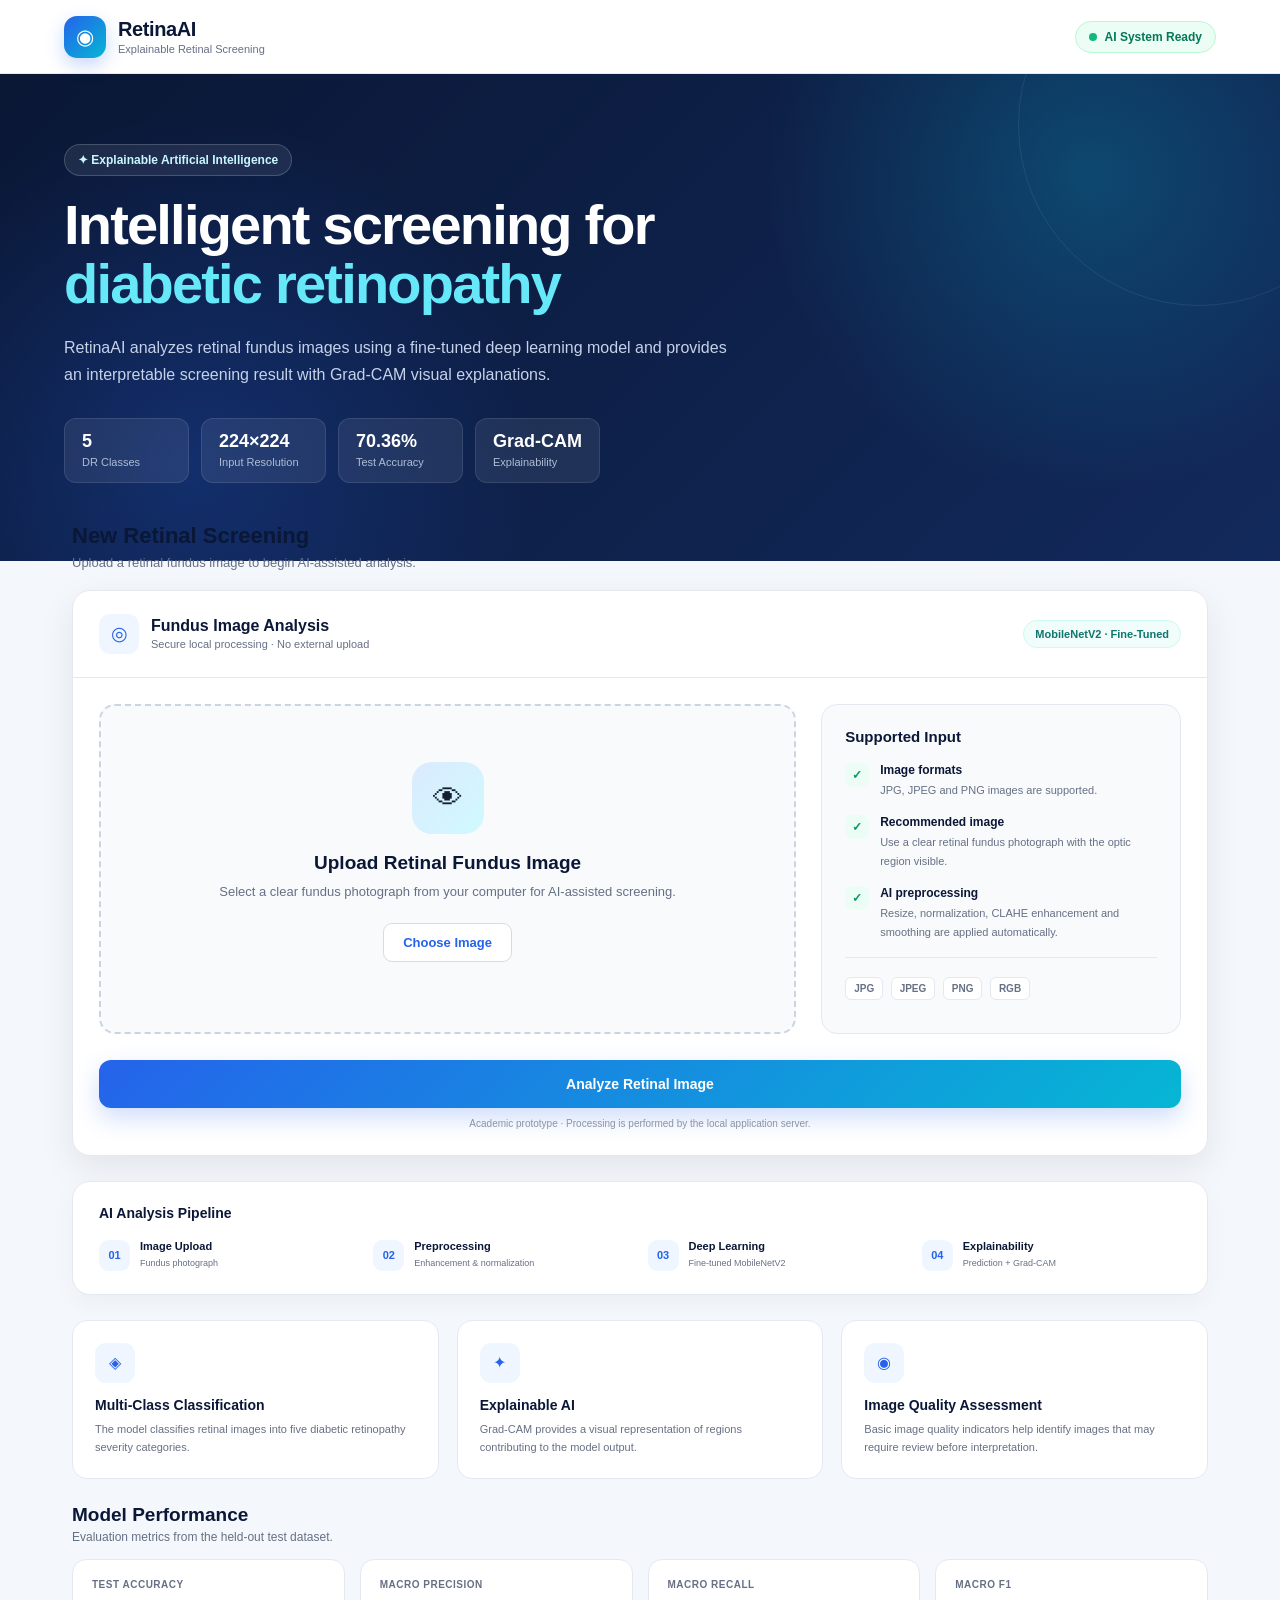
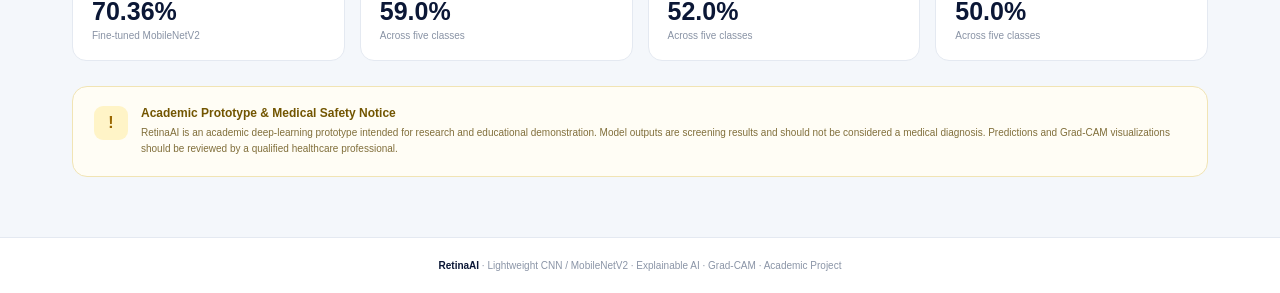
<file: templates/index.html>
<!DOCTYPE html>
<html lang="en">
<head>
    <meta charset="UTF-8">
    <meta name="viewport" content="width=device-width, initial-scale=1.0">

    <title>RetinaAI | Diabetic Retinopathy Screening</title>

    <style>
        * {
            box-sizing: border-box;
            margin: 0;
            padding: 0;
        }

        :root {
            --bg: #f4f7fb;
            --surface: #ffffff;
            --surface-soft: #f8fafc;
            --navy: #0b1736;
            --navy-light: #132650;
            --blue: #2563eb;
            --blue-dark: #1d4ed8;
            --cyan: #06b6d4;
            --green: #10b981;
            --text: #172033;
            --muted: #667085;
            --border: #e4e9f1;
            --shadow: 0 12px 35px rgba(15, 23, 42, 0.08);
            --radius: 18px;
        }

        body {
            font-family:
                Inter,
                -apple-system,
                BlinkMacSystemFont,
                "Segoe UI",
                Arial,
                sans-serif;

            background: var(--bg);
            color: var(--text);
            min-height: 100vh;
        }

        a {
            text-decoration: none;
            color: inherit;
        }

        button,
        input {
            font: inherit;
        }

        /* =========================================================
           TOP NAVIGATION
        ========================================================= */

        .topbar {
            height: 74px;
            background: rgba(255, 255, 255, 0.96);
            border-bottom: 1px solid var(--border);
            display: flex;
            align-items: center;
            justify-content: space-between;
            padding: 0 5%;
            position: sticky;
            top: 0;
            z-index: 100;
            backdrop-filter: blur(12px);
        }

        .brand {
            display: flex;
            align-items: center;
            gap: 12px;
        }

        .brand-icon {
            width: 42px;
            height: 42px;
            border-radius: 13px;
            background: linear-gradient(135deg, var(--blue), var(--cyan));
            display: flex;
            align-items: center;
            justify-content: center;
            color: white;
            font-size: 21px;
            box-shadow: 0 7px 18px rgba(37, 99, 235, 0.25);
        }

        .brand-name {
            font-size: 20px;
            font-weight: 800;
            letter-spacing: -0.4px;
            color: var(--navy);
        }

        .brand-subtitle {
            font-size: 11px;
            color: var(--muted);
            margin-top: 2px;
        }

        .nav-right {
            display: flex;
            align-items: center;
            gap: 16px;
        }

        .system-status {
            display: flex;
            align-items: center;
            gap: 8px;
            background: #ecfdf5;
            border: 1px solid #bbf7d0;
            color: #047857;
            padding: 8px 13px;
            border-radius: 30px;
            font-size: 12px;
            font-weight: 700;
        }

        .status-dot {
            width: 8px;
            height: 8px;
            background: var(--green);
            border-radius: 50%;
        }

        /* =========================================================
           HERO
        ========================================================= */

        .hero {
            background:
                radial-gradient(circle at 85% 20%, rgba(6, 182, 212, 0.25), transparent 28%),
                radial-gradient(circle at 15% 80%, rgba(37, 99, 235, 0.25), transparent 30%),
                linear-gradient(135deg, #0a1735, #12295b);

            color: white;
            padding: 70px 5% 78px;
            position: relative;
            overflow: hidden;
        }

        .hero::after {
            content: "";
            position: absolute;
            width: 360px;
            height: 360px;
            border: 1px solid rgba(255,255,255,0.08);
            border-radius: 50%;
            right: -100px;
            top: -130px;
        }

        .hero-inner {
            max-width: 1180px;
            margin: auto;
            position: relative;
            z-index: 2;
        }

        .hero-label {
            display: inline-flex;
            align-items: center;
            gap: 8px;
            padding: 8px 13px;
            border: 1px solid rgba(255,255,255,0.18);
            background: rgba(255,255,255,0.08);
            border-radius: 30px;
            font-size: 12px;
            font-weight: 700;
            color: #c9f7ff;
            margin-bottom: 20px;
        }

        .hero h1 {
            font-size: clamp(34px, 5vw, 56px);
            line-height: 1.05;
            letter-spacing: -1.8px;
            max-width: 800px;
            margin-bottom: 20px;
        }

        .hero h1 span {
            color: #67e8f9;
        }

        .hero p {
            max-width: 680px;
            color: #c6d2e8;
            line-height: 1.7;
            font-size: 16px;
        }

        .hero-stats {
            display: flex;
            gap: 12px;
            margin-top: 30px;
            flex-wrap: wrap;
        }

        .hero-stat {
            background: rgba(255,255,255,0.08);
            border: 1px solid rgba(255,255,255,0.1);
            border-radius: 12px;
            padding: 12px 17px;
            min-width: 125px;
        }

        .hero-stat strong {
            display: block;
            font-size: 18px;
            color: white;
        }

        .hero-stat small {
            color: #aebdd5;
            font-size: 11px;
        }

        /* =========================================================
           MAIN
        ========================================================= */

        .main {
            max-width: 1180px;
            margin: -38px auto 0;
            padding: 0 22px 60px;
            position: relative;
            z-index: 5;
        }

        .section-heading {
            margin-bottom: 20px;
        }

        .section-heading h2 {
            font-size: 22px;
            color: var(--navy);
            margin-bottom: 6px;
        }

        .section-heading p {
            font-size: 13px;
            color: var(--muted);
        }

        /* =========================================================
           SCREENING CARD
        ========================================================= */

        .screening-card {
            background: var(--surface);
            border: 1px solid var(--border);
            border-radius: var(--radius);
            box-shadow: var(--shadow);
            overflow: hidden;
        }

        .card-header {
            padding: 23px 26px;
            border-bottom: 1px solid var(--border);
            display: flex;
            justify-content: space-between;
            align-items: center;
            gap: 20px;
        }

        .card-title {
            display: flex;
            align-items: center;
            gap: 12px;
        }

        .card-title-icon {
            width: 40px;
            height: 40px;
            background: #eff6ff;
            color: var(--blue);
            border-radius: 11px;
            display: flex;
            align-items: center;
            justify-content: center;
            font-size: 19px;
        }

        .card-title h3 {
            font-size: 16px;
            color: var(--navy);
        }

        .card-title p {
            font-size: 11px;
            color: var(--muted);
            margin-top: 3px;
        }

        .model-badge {
            background: #f0fdfa;
            color: #0f766e;
            border: 1px solid #ccfbf1;
            padding: 7px 11px;
            border-radius: 20px;
            font-size: 11px;
            font-weight: 700;
        }

        .screening-content {
            display: grid;
            grid-template-columns: 1.55fr 0.8fr;
            gap: 25px;
            padding: 26px;
        }

        /* =========================================================
           UPLOAD
        ========================================================= */

        .upload-box {
            border: 2px dashed #cbd5e1;
            background: #f8fafc;
            border-radius: 16px;
            min-height: 330px;
            display: flex;
            align-items: center;
            justify-content: center;
            text-align: center;
            padding: 35px;
            transition: 0.25s ease;
            cursor: pointer;
            position: relative;
        }

        .upload-box:hover {
            border-color: var(--blue);
            background: #f5f9ff;
        }

        .upload-box.dragover {
            border-color: var(--cyan);
            background: #ecfeff;
        }

        .upload-icon {
            width: 72px;
            height: 72px;
            margin: auto auto 18px;
            border-radius: 20px;
            background: linear-gradient(135deg, #dbeafe, #cffafe);
            display: flex;
            align-items: center;
            justify-content: center;
            font-size: 30px;
        }

        .upload-box h3 {
            font-size: 19px;
            color: var(--navy);
            margin-bottom: 8px;
        }

        .upload-box p {
            font-size: 13px;
            color: var(--muted);
            line-height: 1.6;
        }

        .browse-button {
            display: inline-block;
            margin-top: 20px;
            padding: 11px 19px;
            background: white;
            border: 1px solid #d5dce8;
            border-radius: 9px;
            color: var(--blue);
            font-size: 13px;
            font-weight: 700;
        }

        #imageInput {
            display: none;
        }

        .file-name {
            margin-top: 14px;
            font-size: 12px;
            color: var(--blue);
            font-weight: 700;
            word-break: break-word;
        }

        /* =========================================================
           SIDE INFO
        ========================================================= */

        .input-info {
            border: 1px solid var(--border);
            border-radius: 16px;
            background: var(--surface-soft);
            padding: 23px;
        }

        .input-info h3 {
            font-size: 15px;
            color: var(--navy);
            margin-bottom: 18px;
        }

        .info-row {
            display: flex;
            align-items: flex-start;
            gap: 11px;
            margin-bottom: 17px;
        }

        .info-check {
            width: 24px;
            height: 24px;
            min-width: 24px;
            border-radius: 7px;
            background: #ecfdf5;
            color: #059669;
            display: flex;
            align-items: center;
            justify-content: center;
            font-size: 12px;
            font-weight: bold;
        }

        .info-row strong {
            display: block;
            font-size: 12px;
            color: var(--navy);
            margin-bottom: 3px;
        }

        .info-row span {
            font-size: 11px;
            color: var(--muted);
            line-height: 1.5;
        }

        .supported {
            margin-top: 8px;
            padding-top: 16px;
            border-top: 1px solid var(--border);
        }

        .supported span {
            display: inline-block;
            padding: 5px 8px;
            background: white;
            border: 1px solid var(--border);
            border-radius: 6px;
            margin: 3px 3px 0 0;
            font-size: 10px;
            color: var(--muted);
            font-weight: 700;
        }

        /* =========================================================
           ANALYZE BUTTON
        ========================================================= */

        .action-area {
            padding: 0 26px 26px;
        }

        .analyze-button {
            width: 100%;
            border: none;
            border-radius: 12px;
            padding: 16px;
            background: linear-gradient(135deg, var(--blue), var(--cyan));
            color: white;
            font-size: 14px;
            font-weight: 800;
            cursor: pointer;
            box-shadow: 0 10px 24px rgba(37, 99, 235, 0.22);
            transition: 0.2s ease;
        }

        .analyze-button:hover {
            transform: translateY(-2px);
            box-shadow: 0 14px 28px rgba(37, 99, 235, 0.3);
        }

        .analyze-button:disabled {
            opacity: 0.6;
            cursor: not-allowed;
            transform: none;
        }

        .privacy-note {
            text-align: center;
            color: #8a94a6;
            font-size: 10px;
            margin-top: 10px;
        }

        /* =========================================================
           PIPELINE
        ========================================================= */

        .pipeline {
            margin-top: 25px;
            background: white;
            border: 1px solid var(--border);
            border-radius: var(--radius);
            padding: 23px 26px;
            box-shadow: 0 8px 25px rgba(15, 23, 42, 0.04);
        }

        .pipeline-title {
            font-size: 14px;
            font-weight: 800;
            color: var(--navy);
            margin-bottom: 19px;
        }

        .pipeline-steps {
            display: grid;
            grid-template-columns: repeat(4, 1fr);
            gap: 15px;
        }

        .pipeline-step {
            display: flex;
            align-items: center;
            gap: 10px;
        }

        .step-number {
            width: 31px;
            height: 31px;
            border-radius: 9px;
            background: #eff6ff;
            color: var(--blue);
            display: flex;
            align-items: center;
            justify-content: center;
            font-size: 11px;
            font-weight: 800;
        }

        .pipeline-step strong {
            display: block;
            font-size: 11px;
            color: var(--navy);
        }

        .pipeline-step span {
            font-size: 9px;
            color: var(--muted);
        }

        /* =========================================================
           AI FEATURES
        ========================================================= */

        .feature-grid {
            display: grid;
            grid-template-columns: repeat(3, 1fr);
            gap: 18px;
            margin-top: 25px;
        }

        .feature-card {
            background: white;
            border: 1px solid var(--border);
            border-radius: 15px;
            padding: 22px;
        }

        .feature-icon {
            width: 40px;
            height: 40px;
            border-radius: 11px;
            background: #eff6ff;
            display: flex;
            align-items: center;
            justify-content: center;
            color: var(--blue);
            margin-bottom: 14px;
        }

        .feature-card h3 {
            color: var(--navy);
            font-size: 14px;
            margin-bottom: 7px;
        }

        .feature-card p {
            color: var(--muted);
            font-size: 11px;
            line-height: 1.65;
        }

        /* =========================================================
           MODEL PERFORMANCE
        ========================================================= */

        .analytics {
            margin-top: 25px;
        }

        .analytics-header {
            margin-bottom: 15px;
        }

        .analytics-header h2 {
            font-size: 19px;
            color: var(--navy);
        }

        .analytics-header p {
            font-size: 12px;
            color: var(--muted);
            margin-top: 4px;
        }

        .metrics {
            display: grid;
            grid-template-columns: repeat(4, 1fr);
            gap: 15px;
        }

        .metric {
            background: white;
            border: 1px solid var(--border);
            border-radius: 14px;
            padding: 19px;
        }

        .metric-label {
            color: var(--muted);
            font-size: 10px;
            font-weight: 700;
            text-transform: uppercase;
            letter-spacing: 0.5px;
        }

        .metric-value {
            font-size: 25px;
            font-weight: 800;
            color: var(--navy);
            margin-top: 7px;
        }

        .metric-note {
            font-size: 10px;
            color: #8993a5;
            margin-top: 4px;
        }

        /* =========================================================
           DISCLAIMER
        ========================================================= */

        .disclaimer {
            margin-top: 25px;
            background: #fffdf5;
            border: 1px solid #f1e4b4;
            border-radius: 15px;
            padding: 19px 21px;
            display: flex;
            gap: 13px;
        }

        .disclaimer-icon {
            width: 34px;
            height: 34px;
            min-width: 34px;
            border-radius: 9px;
            background: #fff4c7;
            display: flex;
            align-items: center;
            justify-content: center;
            color: #9a6700;
            font-weight: 800;
        }

        .disclaimer h3 {
            color: #725500;
            font-size: 12px;
            margin-bottom: 5px;
        }

        .disclaimer p {
            color: #816f3b;
            font-size: 10px;
            line-height: 1.6;
        }

        /* =========================================================
           FOOTER
        ========================================================= */

        footer {
            border-top: 1px solid var(--border);
            background: white;
            padding: 22px 5%;
            text-align: center;
            color: #8b95a7;
            font-size: 10px;
        }

        footer strong {
            color: var(--navy);
        }

        /* =========================================================
           RESPONSIVE
        ========================================================= */

        @media (max-width: 850px) {

            .screening-content {
                grid-template-columns: 1fr;
            }

            .pipeline-steps {
                grid-template-columns: repeat(2, 1fr);
            }

            .metrics {
                grid-template-columns: repeat(2, 1fr);
            }

            .feature-grid {
                grid-template-columns: 1fr;
            }

            .nav-right {
                display: none;
            }
        }

        @media (max-width: 560px) {

            .hero {
                padding: 50px 6% 65px;
            }

            .main {
                padding: 0 13px 40px;
            }

            .screening-content {
                padding: 17px;
            }

            .action-area {
                padding: 0 17px 18px;
            }

            .card-header {
                padding: 18px;
            }

            .pipeline {
                padding: 19px;
            }

            .pipeline-steps {
                grid-template-columns: 1fr;
            }

            .metrics {
                grid-template-columns: 1fr;
            }

            .hero h1 {
                font-size: 34px;
            }
        }
    </style>
</head>

<body>

    <!-- =========================================================
         NAVIGATION
    ========================================================= -->

    <header class="topbar">

        <div class="brand">

            <div class="brand-icon">
                ◉
            </div>

            <div>
                <div class="brand-name">
                    RetinaAI
                </div>

                <div class="brand-subtitle">
                    Explainable Retinal Screening
                </div>
            </div>

        </div>

        <div class="nav-right">

            <div class="system-status">
                <span class="status-dot"></span>
                AI System Ready
            </div>

        </div>

    </header>


    <!-- =========================================================
         HERO
    ========================================================= -->

    <section class="hero">

        <div class="hero-inner">

            <div class="hero-label">
                ✦ Explainable Artificial Intelligence
            </div>

            <h1>
                Intelligent screening for
                <span>diabetic retinopathy</span>
            </h1>

            <p>
                RetinaAI analyzes retinal fundus images using a fine-tuned
                deep learning model and provides an interpretable screening
                result with Grad-CAM visual explanations.
            </p>

            <div class="hero-stats">

                <div class="hero-stat">
                    <strong>5</strong>
                    <small>DR Classes</small>
                </div>

                <div class="hero-stat">
                    <strong>224×224</strong>
                    <small>Input Resolution</small>
                </div>

                <div class="hero-stat">
                    <strong>70.36%</strong>
                    <small>Test Accuracy</small>
                </div>

                <div class="hero-stat">
                    <strong>Grad-CAM</strong>
                    <small>Explainability</small>
                </div>

            </div>

        </div>

    </section>


    <!-- =========================================================
         MAIN CONTENT
    ========================================================= -->

    <main class="main">

        <div class="section-heading">

            <h2>
                New Retinal Screening
            </h2>

            <p>
                Upload a retinal fundus image to begin AI-assisted analysis.
            </p>

        </div>


        <!-- =====================================================
             SCREENING CARD
        ===================================================== -->

        <section class="screening-card">

            <div class="card-header">

                <div class="card-title">

                    <div class="card-title-icon">
                        ◎
                    </div>

                    <div>
                        <h3>
                            Fundus Image Analysis
                        </h3>

                        <p>
                            Secure local processing · No external upload
                        </p>
                    </div>

                </div>

                <div class="model-badge">
                    MobileNetV2 · Fine-Tuned
                </div>

            </div>


            <form
                action="/predict"
                method="post"
                enctype="multipart/form-data"
                id="uploadForm"
            >

                <div class="screening-content">


                    <!-- UPLOAD -->

                    <label
                        class="upload-box"
                        for="imageInput"
                        id="uploadBox"
                    >

                        <div>

                            <div class="upload-icon">
                                👁
                            </div>

                            <h3>
                                Upload Retinal Fundus Image
                            </h3>

                            <p>
                                Select a clear fundus photograph from your
                                computer for AI-assisted screening.
                            </p>

                            <span class="browse-button">
                                Choose Image
                            </span>

                            <div
                                class="file-name"
                                id="fileName"
                            >
                            </div>

                        </div>

                        <input
                            type="file"
                            name="file"
                            id="imageInput"
                            accept=".jpg,.jpeg,.png"
                            required
                        >

                    </label>


                    <!-- INPUT INFORMATION -->

                    <aside class="input-info">

                        <h3>
                            Supported Input
                        </h3>

                        <div class="info-row">

                            <div class="info-check">
                                ✓
                            </div>

                            <div>
                                <strong>Image formats</strong>
                                <span>
                                    JPG, JPEG and PNG images are supported.
                                </span>
                            </div>

                        </div>

                        <div class="info-row">

                            <div class="info-check">
                                ✓
                            </div>

                            <div>
                                <strong>Recommended image</strong>
                                <span>
                                    Use a clear retinal fundus photograph
                                    with the optic region visible.
                                </span>
                            </div>

                        </div>

                        <div class="info-row">

                            <div class="info-check">
                                ✓
                            </div>

                            <div>
                                <strong>AI preprocessing</strong>
                                <span>
                                    Resize, normalization, CLAHE enhancement
                                    and smoothing are applied automatically.
                                </span>
                            </div>

                        </div>

                        <div class="supported">

                            <span>JPG</span>
                            <span>JPEG</span>
                            <span>PNG</span>
                            <span>RGB</span>

                        </div>

                    </aside>

                </div>


                <div class="action-area">

                    <button
                        type="submit"
                        class="analyze-button"
                        id="analyzeButton"
                    >
                        Analyze Retinal Image
                    </button>

                    <div class="privacy-note">
                        Academic prototype · Processing is performed by the
                        local application server.
                    </div>

                </div>

            </form>

        </section>


        <!-- =====================================================
             AI PIPELINE
        ===================================================== -->

        <section class="pipeline">

            <div class="pipeline-title">
                AI Analysis Pipeline
            </div>

            <div class="pipeline-steps">

                <div class="pipeline-step">

                    <div class="step-number">
                        01
                    </div>

                    <div>
                        <strong>Image Upload</strong>
                        <span>Fundus photograph</span>
                    </div>

                </div>


                <div class="pipeline-step">

                    <div class="step-number">
                        02
                    </div>

                    <div>
                        <strong>Preprocessing</strong>
                        <span>Enhancement & normalization</span>
                    </div>

                </div>


                <div class="pipeline-step">

                    <div class="step-number">
                        03
                    </div>

                    <div>
                        <strong>Deep Learning</strong>
                        <span>Fine-tuned MobileNetV2</span>
                    </div>

                </div>


                <div class="pipeline-step">

                    <div class="step-number">
                        04
                    </div>

                    <div>
                        <strong>Explainability</strong>
                        <span>Prediction + Grad-CAM</span>
                    </div>

                </div>

            </div>

        </section>


        <!-- =====================================================
             FEATURES
        ===================================================== -->

        <section class="feature-grid">

            <div class="feature-card">

                <div class="feature-icon">
                    ◈
                </div>

                <h3>
                    Multi-Class Classification
                </h3>

                <p>
                    The model classifies retinal images into five diabetic
                    retinopathy severity categories.
                </p>

            </div>


            <div class="feature-card">

                <div class="feature-icon">
                    ✦
                </div>

                <h3>
                    Explainable AI
                </h3>

                <p>
                    Grad-CAM provides a visual representation of regions
                    contributing to the model output.
                </p>

            </div>


            <div class="feature-card">

                <div class="feature-icon">
                    ◉
                </div>

                <h3>
                    Image Quality Assessment
                </h3>

                <p>
                    Basic image quality indicators help identify images that
                    may require review before interpretation.
                </p>

            </div>

        </section>


        <!-- =====================================================
             MODEL ANALYTICS
        ===================================================== -->

        <section class="analytics">

            <div class="analytics-header">

                <h2>
                    Model Performance
                </h2>

                <p>
                    Evaluation metrics from the held-out test dataset.
                </p>

            </div>


            <div class="metrics">

                <div class="metric">

                    <div class="metric-label">
                        Test Accuracy
                    </div>

                    <div class="metric-value">
                        70.36%
                    </div>

                    <div class="metric-note">
                        Fine-tuned MobileNetV2
                    </div>

                </div>


                <div class="metric">

                    <div class="metric-label">
                        Macro Precision
                    </div>

                    <div class="metric-value">
                        59.0%
                    </div>

                    <div class="metric-note">
                        Across five classes
                    </div>

                </div>


                <div class="metric">

                    <div class="metric-label">
                        Macro Recall
                    </div>

                    <div class="metric-value">
                        52.0%
                    </div>

                    <div class="metric-note">
                        Across five classes
                    </div>

                </div>


                <div class="metric">

                    <div class="metric-label">
                        Macro F1
                    </div>

                    <div class="metric-value">
                        50.0%
                    </div>

                    <div class="metric-note">
                        Across five classes
                    </div>

                </div>

            </div>

        </section>


        <!-- =====================================================
             DISCLAIMER
        ===================================================== -->

        <section class="disclaimer">

            <div class="disclaimer-icon">
                !
            </div>

            <div>

                <h3>
                    Academic Prototype & Medical Safety Notice
                </h3>

                <p>
                    RetinaAI is an academic deep-learning prototype intended
                    for research and educational demonstration. Model outputs
                    are screening results and should not be considered a
                    medical diagnosis. Predictions and Grad-CAM visualizations
                    should be reviewed by a qualified healthcare professional.
                </p>

            </div>

        </section>

    </main>


    <!-- =========================================================
         FOOTER
    ========================================================= -->

    <footer>

        <strong>RetinaAI</strong>
        · Lightweight CNN / MobileNetV2 · Explainable AI · Grad-CAM
        · Academic Project

    </footer>


    <!-- =========================================================
         JAVASCRIPT
    ========================================================= -->

    <script>

        const imageInput =
            document.getElementById("imageInput");

        const uploadBox =
            document.getElementById("uploadBox");

        const fileName =
            document.getElementById("fileName");

        const uploadForm =
            document.getElementById("uploadForm");

        const analyzeButton =
            document.getElementById("analyzeButton");


        /* =====================================================
           FILE SELECTION
        ===================================================== */

        imageInput.addEventListener("change", function () {

            if (this.files && this.files.length > 0) {

                const file = this.files[0];

                fileName.textContent =
                    "Selected: " + file.name;

            } else {

                fileName.textContent = "";

            }

        });


        /* =====================================================
           DRAG AND DROP
        ===================================================== */

        uploadBox.addEventListener("dragover", function (event) {

            event.preventDefault();

            uploadBox.classList.add("dragover");

        });


        uploadBox.addEventListener("dragleave", function () {

            uploadBox.classList.remove("dragover");

        });


        uploadBox.addEventListener("drop", function (event) {

            event.preventDefault();

            uploadBox.classList.remove("dragover");

            const files = event.dataTransfer.files;

            if (files.length > 0) {

                imageInput.files = files;

                fileName.textContent =
                    "Selected: " + files[0].name;

            }

        });


        /* =====================================================
           FORM SUBMISSION
        ===================================================== */

        uploadForm.addEventListener("submit", function () {

            if (!imageInput.files.length) {

                return;

            }

            analyzeButton.disabled = true;

            analyzeButton.textContent =
                "Analyzing Retinal Image...";

        });

    </script>

</body>
</html>
</file>
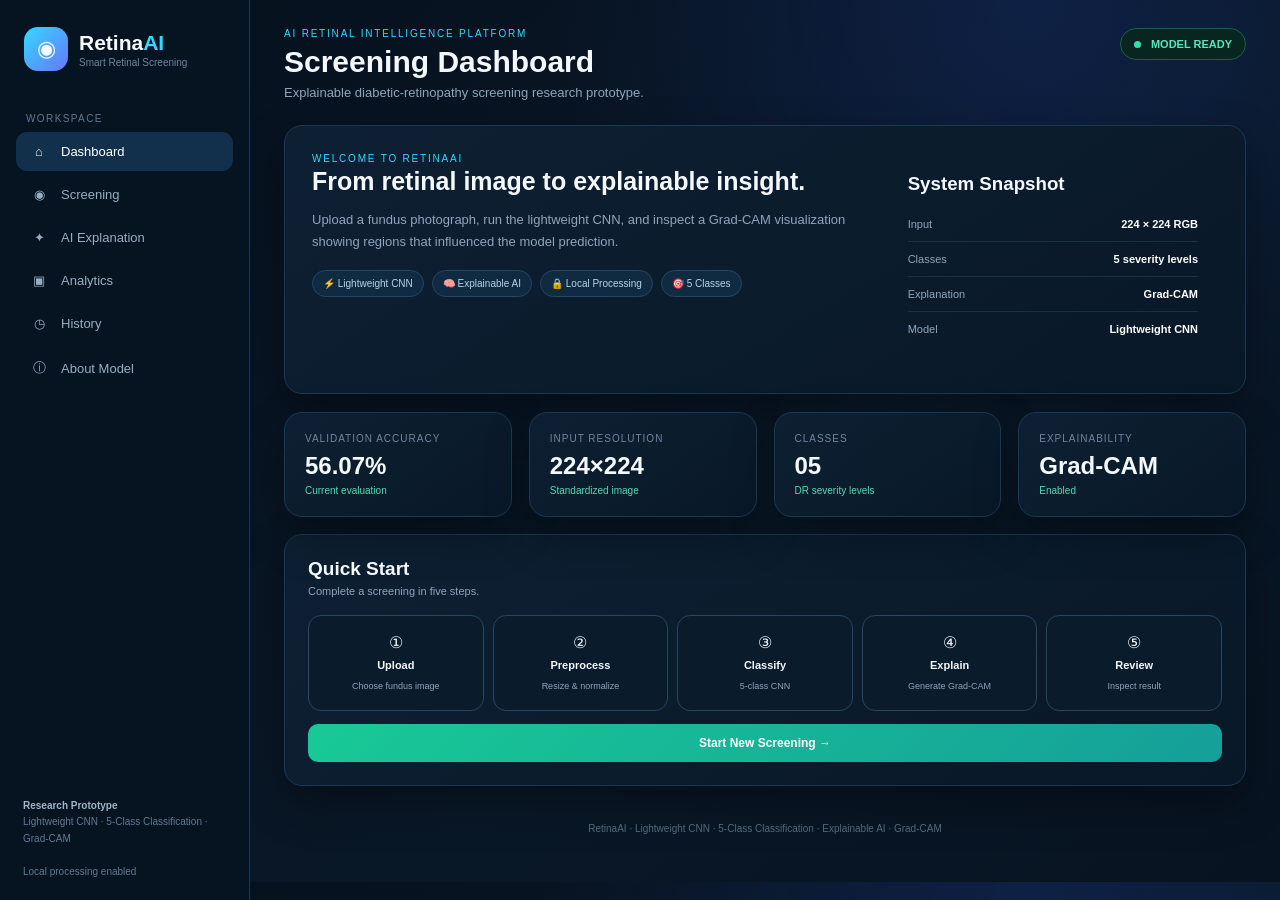
<file: templates/index_backup.html>
<!DOCTYPE html>
<html lang="en">
<head>
<meta charset="UTF-8">
<meta name="viewport" content="width=device-width, initial-scale=1.0">

<title>RetinaAI - Diabetic Retinopathy Screening</title>

<style>

*{
    box-sizing:border-box;
}

body{
    margin:0;
    font-family:Segoe UI,Arial,sans-serif;
    background:
        radial-gradient(circle at 80% 0%,#315cff25,transparent 35%),
        linear-gradient(135deg,#06101d,#091827 60%,#071321);
    color:#f4f8ff;
}

button,
input{
    font:inherit;
}

a{
    text-decoration:none;
    color:inherit;
}

/* ================= SIDEBAR ================= */

.sidebar{
    position:fixed;
    left:0;
    top:0;
    bottom:0;
    width:250px;
    background:#071522f2;
    border-right:1px solid #1c3954;
    padding:24px 16px;
    z-index:10;
}

.brand{
    display:flex;
    align-items:center;
    gap:11px;
    padding:3px 8px 30px;
}

.logo{
    width:44px;
    height:44px;
    border-radius:14px;
    background:linear-gradient(135deg,#35d8ff,#6677ff);
    display:grid;
    place-items:center;
    font-size:22px;
}

.brand b{
    font-size:21px;
}

.brand b span{
    color:#35d8ff;
}

.brand small{
    display:block;
    color:#70869e;
    font-size:10px;
    margin-top:2px;
}

.nav-title{
    font-size:10px;
    color:#627991;
    letter-spacing:1.4px;
    margin:12px 10px 8px;
    text-transform:uppercase;
}

.nav a{
    display:flex;
    align-items:center;
    gap:12px;
    padding:12px 13px;
    border-radius:11px;
    color:#98aec3;
    font-size:13px;
    margin:4px 0;
}

.nav a:hover,
.nav a.active{
    background:#12304b;
    color:#fff;
}

.nav .ico{
    width:20px;
    text-align:center;
}

.side-note{
    position:absolute;
    bottom:20px;
    left:23px;
    right:20px;
    color:#647990;
    font-size:10px;
    line-height:1.65;
}

/* ================= MAIN ================= */

.main{
    margin-left:250px;
    padding:28px 34px;
    max-width:1550px;
}

.page{
    display:none;
}

.page.active{
    display:block;
}

.top{
    display:flex;
    justify-content:space-between;
    align-items:flex-start;
    margin-bottom:25px;
}

.eyebrow{
    font-size:10px;
    letter-spacing:1.8px;
    color:#35d8ff;
    text-transform:uppercase;
}

.top h1{
    font-size:30px;
    margin:6px 0;
}

.sub{
    color:#8fa5bb;
    font-size:13px;
}

.status{
    padding:9px 13px;
    border:1px solid #205c4f;
    background:#09251f;
    border-radius:30px;
    color:#5be5bc;
    font-size:11px;
    font-weight:700;
}

.dot{
    display:inline-block;
    width:7px;
    height:7px;
    border-radius:50%;
    background:#36dfae;
    margin-right:7px;
}

/* ================= CARDS ================= */

.card{
    background:linear-gradient(145deg,#0d2033f5,#091827f5);
    border:1px solid #1c3954;
    border-radius:18px;
    box-shadow:0 18px 45px #0005;
}

.grid{
    display:grid;
    gap:17px;
}

.g4{
    grid-template-columns:repeat(4,1fr);
}

.g3{
    grid-template-columns:repeat(3,1fr);
}

.g2{
    grid-template-columns:repeat(2,1fr);
}

.stat{
    padding:20px;
}

.stat .k{
    font-size:10px;
    color:#71879e;
    text-transform:uppercase;
    letter-spacing:1px;
}

.stat .v{
    font-size:24px;
    font-weight:800;
    margin-top:8px;
}

.stat .s{
    font-size:10px;
    color:#56d9b2;
    margin-top:5px;
}

/* ================= HERO ================= */

.hero{
    padding:27px;
    display:grid;
    grid-template-columns:1.25fr .75fr;
    gap:25px;
    margin-bottom:18px;
}

.hero h2{
    font-size:25px;
    margin:3px 0 10px;
}

.hero p{
    color:#8fa5bb;
    line-height:1.7;
    font-size:13px;
}

.chips{
    display:flex;
    flex-wrap:wrap;
    gap:8px;
    margin-top:17px;
}

.chip{
    padding:7px 10px;
    border-radius:20px;
    border:1px solid #254762;
    background:#102a42;
    color:#b7d5e9;
    font-size:10px;
}

.quick{
    padding:20px;
}

.quick h3{
    margin:0 0 12px;
}

.row{
    display:flex;
    justify-content:space-between;
    padding:11px 0;
    border-bottom:1px solid #1b3045;
    font-size:11px;
    color:#8fa5bb;
}

.row:last-child{
    border:0;
}

.row b{
    color:#fff;
}

/* ================= SECTIONS ================= */

.section{
    padding:23px;
    margin-bottom:17px;
}

.section h2{
    font-size:19px;
    margin:0 0 5px;
}

.desc{
    color:#8fa5bb;
    font-size:11px;
    margin-bottom:18px;
}

/* ================= BUTTONS ================= */

.primary{
    display:inline-block;
    border:0;
    border-radius:10px;
    padding:12px 18px;
    background:linear-gradient(135deg,#35d8ff,#6677ff);
    color:white;
    font-size:12px;
    font-weight:800;
    cursor:pointer;
}

.primary.green{
    background:linear-gradient(135deg,#18c996,#159f99);
    width:100%;
    margin-top:13px;
}

.choose{
    display:inline-block;
    border:0;
    border-radius:10px;
    padding:12px 18px;
    background:linear-gradient(135deg,#35d8ff,#6677ff);
    color:white;
    font-size:12px;
    font-weight:800;
    cursor:pointer;
}

/* ================= SCREENING ================= */

.upload-grid{
    display:grid;
    grid-template-columns:1fr 1fr;
    gap:17px;
}

.drop{
    min-height:300px;
    border:2px dashed #2c5978;
    border-radius:17px;
    background:#081828;
    display:flex;
    flex-direction:column;
    align-items:center;
    justify-content:center;
    text-align:center;
    padding:22px;
}

.drop:hover{
    border-color:#35d8ff;
}

.eye{
    font-size:45px;
    margin-bottom:12px;
}

.drop h3{
    margin:0 0 7px;
}

.drop p{
    color:#8fa5bb;
    font-size:11px;
    max-width:350px;
    line-height:1.6;
}

.file-name{
    color:#35d8ff;
    font-size:10px;
    margin-top:10px;
    min-height:14px;
}

.preview{
    min-height:300px;
    background:#07121f;
    border:1px solid #1c3954;
    border-radius:17px;
    display:flex;
    align-items:center;
    justify-content:center;
    position:relative;
    overflow:hidden;
}

.preview img{
    display:none;
    max-width:100%;
    max-height:300px;
    object-fit:contain;
}

.placeholder{
    color:#60758a;
    font-size:11px;
}

/* ================= PIPELINE ================= */

.pipeline{
    display:grid;
    grid-template-columns:repeat(5,1fr);
    gap:9px;
}

.step{
    padding:17px 12px;
    text-align:center;
    border:1px solid #264862;
    border-radius:13px;
    background:#0a1b2c;
}

.step strong{
    display:block;
    margin:7px 0 4px;
    font-size:11px;
}

.step span{
    font-size:9px;
    color:#8fa5bb;
}

/* ================= AI EXPLANATION ================= */

.result{
    display:grid;
    grid-template-columns:1fr 1fr;
    gap:17px;
}

.bigresult{
    padding:27px;
    text-align:center;
}

.classbox{
    font-size:28px;
    font-weight:800;
    margin:13px 0 5px;
    color:#35d8ff;
}

.confidence{
    font-size:13px;
    color:#36dfae;
}

.meter{
    height:9px;
    background:#17283a;
    border-radius:10px;
    margin:17px 0;
    overflow:hidden;
}

.meter i{
    display:block;
    height:100%;
    background:linear-gradient(90deg,#35d8ff,#6677ff);
    border-radius:10px;
    width:0%;
}

.heatmap{
    min-height:330px;
    border:1px solid #1c3954;
    border-radius:15px;
    background:#071522;
    display:flex;
    align-items:center;
    justify-content:center;
    overflow:hidden;
}

.heatmap img{
    max-width:100%;
    max-height:330px;
    display:block;
}

.empty-heatmap{
    color:#657a90;
    font-size:11px;
    text-align:center;
    padding:30px;
}

.explanation-grid{
    display:grid;
    grid-template-columns:repeat(3,1fr);
    gap:15px;
}

.explain-card{
    padding:18px;
    background:#0a1b2c;
    border:1px solid #1c3954;
    border-radius:14px;
}

.explain-icon{
    font-size:23px;
}

.explain-card h3{
    font-size:13px;
}

.explain-card p{
    color:#8fa5bb;
    font-size:11px;
    line-height:1.6;
}

/* ================= HISTORY ================= */

.history-empty{
    text-align:center;
    padding:55px;
    color:#667c92;
}

.history-item{
    display:grid;
    grid-template-columns:70px 1fr auto;
    gap:15px;
    align-items:center;
    padding:13px;
    border-bottom:1px solid #1b3044;
}

.thumb{
    width:70px;
    height:55px;
    border-radius:9px;
    background:#0a1928;
    object-fit:cover;
}

.history-item small{
    display:block;
    color:#71879d;
    margin-top:4px;
}

.view{
    border:1px solid #2a506c;
    background:#0c2438;
    color:#c4deee;
    border-radius:8px;
    padding:7px 10px;
    font-size:9px;
    cursor:pointer;
}

.notice{
    padding:14px;
    border:1px solid #534921;
    background:#211f12;
    color:#d9ce94;
    border-radius:12px;
    font-size:10px;
    line-height:1.6;
    margin-top:16px;
}

/* ================= ANALYTICS ================= */

.table{
    width:100%;
    border-collapse:collapse;
    font-size:11px;
}

.table th,
.table td{
    text-align:left;
    padding:12px;
    border-bottom:1px solid #1c3045;
}

.table th{
    color:#73889e;
    font-size:9px;
    text-transform:uppercase;
}

.table td{
    color:#c4d2df;
}

.bar{
    margin:14px 0;
}

.barline{
    display:flex;
    justify-content:space-between;
    font-size:10px;
    margin-bottom:5px;
}

.barbg{
    height:8px;
    background:#17283a;
    border-radius:8px;
}

.barfill{
    height:8px;
    border-radius:8px;
    background:linear-gradient(90deg,#35d8ff,#6677ff);
}

/* ================= ARCHITECTURE ================= */

.arch{
    display:grid;
    grid-template-columns:repeat(5,1fr);
    gap:8px;
    align-items:center;
}

.arch div{
    padding:18px 9px;
    text-align:center;
    border:1px solid #264862;
    border-radius:12px;
    background:#0b2034;
    font-size:10px;
}

.arch b{
    font-size:9px;
    color:#35d8ff;
    display:block;
    margin-bottom:6px;
}

/* ================= FOOTER ================= */

.footer{
    text-align:center;
    color:#52687e;
    font-size:10px;
    padding:20px 0;
}

/* ================= MOBILE ================= */

@media(max-width:1050px){

    .g4{
        grid-template-columns:repeat(2,1fr);
    }

    .hero,
    .upload-grid,
    .result{
        grid-template-columns:1fr;
    }

    .pipeline,
    .arch{
        grid-template-columns:repeat(2,1fr);
    }
}

@media(max-width:760px){

    .sidebar{
        position:relative;
        width:100%;
        height:auto;
    }

    .side-note{
        display:none;
    }

    .nav{
        display:flex;
        overflow:auto;
    }

    .nav a{
        white-space:nowrap;
    }

    .main{
        margin:0;
        padding:18px;
    }

    .g4,
    .g3,
    .g2{
        grid-template-columns:1fr;
    }

    .top{
        flex-direction:column;
        gap:12px;
    }

    .explanation-grid{
        grid-template-columns:1fr;
    }
}

</style>
</head>


<body>

<!-- ================= SIDEBAR ================= -->

<aside class="sidebar">

    <div class="brand">

        <div class="logo">◉</div>

        <div>
            <b>Retina<span>AI</span></b>

            <small>
                Smart Retinal Screening
            </small>
        </div>

    </div>


    <div class="nav-title">
        Workspace
    </div>


    <nav class="nav">

        <a href="#dashboard"
           data-page="dashboard"
           class="active">

            <span class="ico">⌂</span>
            Dashboard

        </a>


        <a href="#screening"
           data-page="screening">

            <span class="ico">◉</span>
            Screening

        </a>


        <a href="#explanation"
           data-page="explanation">

            <span class="ico">✦</span>
            AI Explanation

        </a>


        <a href="#analytics"
           data-page="analytics">

            <span class="ico">▣</span>
            Analytics

        </a>


        <a href="#history"
           data-page="history">

            <span class="ico">◷</span>
            History

        </a>


        <a href="#about"
           data-page="about">

            <span class="ico">ⓘ</span>
            About Model

        </a>

    </nav>


    <div class="side-note">

        <b style="color:#a1b4c8">
            Research Prototype
        </b>

        <br>

        Lightweight CNN · 5-Class Classification · Grad-CAM

        <br><br>

        Local processing enabled

    </div>

</aside>


<!-- ================= MAIN ================= -->

<main class="main">


<!-- ================= DASHBOARD ================= -->

<section id="dashboard"
         class="page active">

    <div class="top">

        <div>

            <div class="eyebrow">
                AI Retinal Intelligence Platform
            </div>

            <h1>
                Screening Dashboard
            </h1>

            <div class="sub">
                Explainable diabetic-retinopathy screening research prototype.
            </div>

        </div>


        <div class="status">

            <span class="dot"></span>

            MODEL READY

        </div>

    </div>


    <div class="hero card">

        <div>

            <div class="eyebrow">
                Welcome to RetinaAI
            </div>

            <h2>
                From retinal image to explainable insight.
            </h2>

            <p>
                Upload a fundus photograph, run the lightweight CNN,
                and inspect a Grad-CAM visualization showing regions
                that influenced the model prediction.
            </p>


            <div class="chips">

                <span class="chip">
                    ⚡ Lightweight CNN
                </span>

                <span class="chip">
                    🧠 Explainable AI
                </span>

                <span class="chip">
                    🔒 Local Processing
                </span>

                <span class="chip">
                    🎯 5 Classes
                </span>

            </div>

        </div>


        <div class="quick">

            <h3>
                System Snapshot
            </h3>

            <div class="row">
                <span>Input</span>
                <b>224 × 224 RGB</b>
            </div>

            <div class="row">
                <span>Classes</span>
                <b>5 severity levels</b>
            </div>

            <div class="row">
                <span>Explanation</span>
                <b>Grad-CAM</b>
            </div>

            <div class="row">
                <span>Model</span>
                <b>Lightweight CNN</b>
            </div>

        </div>

    </div>


    <div class="grid g4">

        <div class="card stat">

            <div class="k">
                Validation Accuracy
            </div>

            <div class="v">
                56.07%
            </div>

            <div class="s">
                Current evaluation
            </div>

        </div>


        <div class="card stat">

            <div class="k">
                Input Resolution
            </div>

            <div class="v">
                224×224
            </div>

            <div class="s">
                Standardized image
            </div>

        </div>


        <div class="card stat">

            <div class="k">
                Classes
            </div>

            <div class="v">
                05
            </div>

            <div class="s">
                DR severity levels
            </div>

        </div>


        <div class="card stat">

            <div class="k">
                Explainability
            </div>

            <div class="v">
                Grad-CAM
            </div>

            <div class="s">
                Enabled
            </div>

        </div>

    </div>


    <div class="card section"
         style="margin-top:17px">

        <h2>
            Quick Start
        </h2>

        <div class="desc">
            Complete a screening in five steps.
        </div>


        <div class="pipeline">

            <div class="step">
                ①
                <strong>Upload</strong>
                <span>Choose fundus image</span>
            </div>

            <div class="step">
                ②
                <strong>Preprocess</strong>
                <span>Resize & normalize</span>
            </div>

            <div class="step">
                ③
                <strong>Classify</strong>
                <span>5-class CNN</span>
            </div>

            <div class="step">
                ④
                <strong>Explain</strong>
                <span>Generate Grad-CAM</span>
            </div>

            <div class="step">
                ⑤
                <strong>Review</strong>
                <span>Inspect result</span>
            </div>

        </div>


        <button class="primary green"
                onclick="go('screening')">

            Start New Screening →

        </button>

    </div>

</section>


<!-- ================= SCREENING ================= -->

<section id="screening"
         class="page">

    <div class="top">

        <div>

            <div class="eyebrow">
                Screening Workspace
            </div>

            <h1>
                New Retinal Screening
            </h1>

            <div class="sub">
                Upload a clear fundus image for analysis.
            </div>

        </div>

    </div>


    <div class="card section">

        <div class="upload-grid">


            <div>

                <div class="drop"
                     id="drop">

                    <div class="eye">
                        👁
                    </div>

                    <h3>
                        Upload Fundus Image
                    </h3>

                    <p>
                        Supported formats: JPG, JPEG, PNG.
                        The image will be processed by your
                        local FastAPI + CNN prototype.
                    </p>


                    <label class="choose"
                           for="file">

                        📤 Choose Image

                    </label>


                    <input id="file"
                           type="file"
                           accept=".jpg,.jpeg,.png"
                           hidden>


                    <div id="fname"
                         class="file-name">

                        No image selected

                    </div>

                </div>


                <form id="predictForm"
                      action="/predict"
                      method="post"
                      enctype="multipart/form-data">


                    <input id="serverFile"
                           name="file"
                           type="file"
                           hidden>


                    <button class="primary green"
                            type="submit">

                        ⚡ Analyze Retinal Image

                    </button>

                </form>

            </div>


            <div class="preview">

                <span class="placeholder"
                      id="ph">

                    Image preview will appear here

                </span>


                <img id="previewImg"
                     alt="Fundus preview">

            </div>

        </div>

    </div>


    <div class="grid g3">

        <div class="card stat">

            <div class="k">
                Preprocessing
            </div>

            <div class="v">
                CLAHE
            </div>

            <div class="s">
                Image enhancement
            </div>

        </div>


        <div class="card stat">

            <div class="k">
                CNN Output
            </div>

            <div class="v">
                Softmax
            </div>

            <div class="s">
                5 probabilities
            </div>

        </div>


        <div class="card stat">

            <div class="k">
                Explanation
            </div>

            <div class="v">
                Grad-CAM
            </div>

            <div class="s">
                Visual explanation
            </div>

        </div>

    </div>

</section>


<!-- ================= AI EXPLANATION ================= -->

<section id="explanation"
         class="page">

    <div class="top">

        <div>

            <div class="eyebrow">
                Explainable AI
            </div>

            <h1>
                AI Explanation
            </h1>

            <div class="sub">
                Understand which image regions influenced the prediction.
            </div>

        </div>

    </div>


    <div class="result">


        <!-- LATEST RESULT -->

        <div class="card bigresult">

            <div class="eyebrow">
                Latest Prediction
            </div>


            <div class="classbox"
                 id="lastClass">

                No result yet

            </div>


            <div class="confidence"
                 id="lastConf">

                Run a screening first

            </div>


            <div class="meter">

                <i id="meter"></i>

            </div>


            <div class="desc">

                The confidence shown here is the model's
                output for the selected class, not a medical certainty.

            </div>

        </div>


        <!-- GRAD CAM -->

        <div class="card section">

            <h2>
                🔥 Grad-CAM AI Explanation
            </h2>

            <div class="desc">

                The heatmap shows image regions that contributed
                to the CNN prediction.

            </div>


            <div class="heatmap"
                 id="heatmap">

                <div class="empty-heatmap">

                    No analysis loaded yet.

                    <br><br>

                    Run a screening and return here.

                </div>

            </div>

        </div>

    </div>


    <!-- EXPLANATION CARDS -->

    <div class="card section"
         style="margin-top:17px">

        <h2>
            🧠 How the AI Reached This Result
        </h2>

        <div class="desc">

            The prototype processes the retinal image through
            multiple stages before producing the prediction.

        </div>


        <div class="explanation-grid">


            <div class="explain-card">

                <div class="explain-icon">
                    👁️
                </div>

                <h3>
                    1. Retinal Image
                </h3>

                <p>
                    The uploaded fundus photograph is used
                    as the input to the screening system.
                </p>

            </div>


            <div class="explain-card">

                <div class="explain-icon">
                    ⚙️
                </div>

                <h3>
                    2. Preprocessing
                </h3>

                <p>
                    The image is resized to 224 × 224 pixels
                    and prepared for CNN processing.
                </p>

            </div>


            <div class="explain-card">

                <div class="explain-icon">
                    🧠
                </div>

                <h3>
                    3. CNN Classification
                </h3>

                <p>
                    The CNN extracts visual features and
                    produces probabilities for five classes.
                </p>

            </div>


            <div class="explain-card">

                <div class="explain-icon">
                    🎯
                </div>

                <h3>
                    4. Prediction
                </h3>

                <p>
                    The class with the highest model probability
                    is selected as the predicted category.
                </p>

            </div>


            <div class="explain-card">

                <div class="explain-icon">
                    🔥
                </div>

                <h3>
                    5. Grad-CAM
                </h3>

                <p>
                    Grad-CAM identifies image regions that
                    contributed strongly to the selected prediction.
                </p>

            </div>


            <div class="explain-card">

                <div class="explain-icon">
                    💡
                </div>

                <h3>
                    6. Human Interpretation
                </h3>

                <p>
                    The heatmap helps researchers understand
                    where the model focused during prediction.
                </p>

            </div>

        </div>

    </div>


    <div class="notice">

        ⚠️ The heatmap explains model behavior.
        It should not be interpreted as a medical diagnosis.

    </div>

</section>


<!-- ================= ANALYTICS ================= -->

<section id="analytics"
         class="page">

    <div class="top">

        <div>

            <div class="eyebrow">
                Model Evaluation
            </div>

            <h1>
                Analytics
            </h1>

            <div class="sub">
                Current evaluation values from the trained prototype.
            </div>

        </div>

    </div>


    <div class="grid g4">


        <div class="card stat">

            <div class="k">
                Accuracy
            </div>

            <div class="v">
                56.07%
            </div>

            <div class="s">
                733 validation images
            </div>

        </div>


        <div class="card stat">

            <div class="k">
                Macro Precision
            </div>

            <div class="v">
                0.37
            </div>

            <div class="s">
                Across 5 classes
            </div>

        </div>


        <div class="card stat">

            <div class="k">
                Macro Recall
            </div>

            <div class="v">
                0.39
            </div>

            <div class="s">
                Across 5 classes
            </div>

        </div>


        <div class="card stat">

            <div class="k">
                Macro F1
            </div>

            <div class="v">
                0.32
            </div>

            <div class="s">
                Across 5 classes
            </div>

        </div>

    </div>


    <div class="grid g2"
         style="margin-top:17px">


        <div class="card section">

            <h2>
                Class-wise Performance
            </h2>

            <div class="desc">
                Current evaluation.
            </div>


            <table class="table">

                <tr>
                    <th>Class</th>
                    <th>Precision</th>
                    <th>Recall</th>
                    <th>F1</th>
                </tr>

                <tr>
                    <td>No DR</td>
                    <td>0.90</td>
                    <td>0.94</td>
                    <td>0.92</td>
                </tr>

                <tr>
                    <td>Mild</td>
                    <td>0.20</td>
                    <td>0.73</td>
                    <td>0.32</td>
                </tr>

                <tr>
                    <td>Moderate</td>
                    <td>0.33</td>
                    <td>0.02</td>
                    <td>0.04</td>
                </tr>

                <tr>
                    <td>Severe</td>
                    <td>0.29</td>
                    <td>0.13</td>
                    <td>0.18</td>
                </tr>

                <tr>
                    <td>Proliferative</td>
                    <td>0.14</td>
                    <td>0.15</td>
                    <td>0.15</td>
                </tr>

            </table>

        </div>


        <div class="card section">

            <h2>
                F1 Score
            </h2>

            <div class="desc">
                Current class-level F1 values.
            </div>


            <div class="bar">

                <div class="barline">
                    <span>No DR</span>
                    <b>0.92</b>
                </div>

                <div class="barbg">
                    <div class="barfill"
                         style="width:92%">
                    </div>
                </div>

            </div>


            <div class="bar">

                <div class="barline">
                    <span>Mild</span>
                    <b>0.32</b>
                </div>

                <div class="barbg">
                    <div class="barfill"
                         style="width:32%">
                    </div>
                </div>

            </div>


            <div class="bar">

                <div class="barline">
                    <span>Moderate</span>
                    <b>0.04</b>
                </div>

                <div class="barbg">
                    <div class="barfill"
                         style="width:4%">
                    </div>
                </div>

            </div>


            <div class="bar">

                <div class="barline">
                    <span>Severe</span>
                    <b>0.18</b>
                </div>

                <div class="barbg">
                    <div class="barfill"
                         style="width:18%">
                    </div>
                </div>

            </div>


            <div class="bar">

                <div class="barline">
                    <span>Proliferative</span>
                    <b>0.15</b>
                </div>

                <div class="barbg">
                    <div class="barfill"
                         style="width:15%">
                    </div>
                </div>

            </div>

        </div>

    </div>

</section>


<!-- ================= HISTORY ================= -->

<section id="history"
         class="page">

    <div class="top">

        <div>

            <div class="eyebrow">
                Local Session
            </div>

            <h1>
                Screening History
            </h1>

            <div class="sub">
                Recent screenings saved in this browser.
            </div>

        </div>


        <button class="view"
                onclick="clearHistory()">

            Clear History

        </button>

    </div>


    <div class="card section">

        <div id="historyList">

            <div class="history-empty">

                No screening history yet.

                <br>

                Run an analysis from the Screening page.

            </div>

        </div>

    </div>


    <div class="notice">

        History is stored locally in the browser for
        prototype demonstration. It is not a clinical patient-record system.

    </div>

</section>


<!-- ================= ABOUT ================= -->

<section id="about"
         class="page">

    <div class="top">

        <div>

            <div class="eyebrow">
                Research Prototype
            </div>

            <h1>
                About the Model
            </h1>

            <div class="sub">
                Architecture and workflow used in this project.
            </div>

        </div>

    </div>


    <div class="card section">

        <h2>
            Project Architecture
        </h2>

        <div class="desc">
            Complete workflow of the diabetic-retinopathy
            screening prototype.
        </div>


        <div class="arch">

            <div>
                <b>01</b>
                Fundus Image
                <br>
                Input
            </div>

            <div>
                <b>02</b>
                Preprocessing
                <br>
                224×224
            </div>

            <div>
                <b>03</b>
                Lightweight CNN
                <br>
                Feature Extraction
            </div>

            <div>
                <b>04</b>
                Softmax
                <br>
                5 Classes
            </div>

            <div>
                <b>05</b>
                Grad-CAM
                <br>
                Explanation
            </div>

        </div>

    </div>


    <div class="grid g2">


        <div class="card section">

            <h2>
                Five Output Classes
            </h2>

            <div class="chips">

                <span class="chip">
                    0 · No DR
                </span>

                <span class="chip">
                    1 · Mild
                </span>

                <span class="chip">
                    2 · Moderate
                </span>

                <span class="chip">
                    3 · Severe
                </span>

                <span class="chip">
                    4 · Proliferative
                </span>

            </div>

        </div>


        <div class="card section">

            <h2>
                Prototype Status
            </h2>

            <div class="row">
                <span>Training</span>
                <b>Completed</b>
            </div>

            <div class="row">
                <span>Evaluation</span>
                <b>Completed</b>
            </div>

            <div class="row">
                <span>Grad-CAM</span>
                <b>Working</b>
            </div>

            <div class="row">
                <span>FastAPI</span>
                <b>Running locally</b>
            </div>

        </div>

    </div>


    <div class="notice">

        ⚠️ This is an academic research prototype and
        screening aid. It is not a substitute for examination
        or diagnosis by a qualified eye-care professional.

    </div>

</section>


<div class="footer">

    RetinaAI · Lightweight CNN · 5-Class Classification · Explainable AI · Grad-CAM

</div>

</main>


<script>

/* =========================================================
   PAGE NAVIGATION
========================================================= */

const pages =
    [...document.querySelectorAll(".page")];

const links =
    [...document.querySelectorAll(".nav a")];


function go(id){

    location.hash = id;

}


function showPage(){

    let id =
        location.hash.substring(1) || "dashboard";


    if(!document.getElementById(id)){
        id = "dashboard";
    }


    pages.forEach(function(page){

        page.classList.toggle(
            "active",
            page.id === id
        );

    });


    links.forEach(function(link){

        link.classList.toggle(
            "active",
            link.dataset.page === id
        );

    });


    window.scrollTo({
        top:0,
        behavior:"smooth"
    });


    if(id === "history"){
        renderHistory();
    }


    if(id === "explanation"){
        loadLatestResult();
    }

}


window.addEventListener(
    "hashchange",
    showPage
);


showPage();


/* =========================================================
   IMAGE PREVIEW
========================================================= */

const file =
    document.getElementById("file");

const serverFile =
    document.getElementById("serverFile");

const preview =
    document.getElementById("previewImg");

const placeholder =
    document.getElementById("ph");

const fileName =
    document.getElementById("fname");


file.addEventListener(
    "change",
    function(){

        if(!file.files.length){
            return;
        }


        const selected =
            file.files[0];


        fileName.textContent =
            "Selected: " + selected.name;


        const dataTransfer =
            new DataTransfer();


        dataTransfer.items.add(
            selected
        );


        serverFile.files =
            dataTransfer.files;


        preview.src =
            URL.createObjectURL(selected);


        preview.style.display =
            "block";


        placeholder.style.display =
            "none";

    }
);


/* =========================================================
   DRAG AND DROP
========================================================= */

const drop =
    document.getElementById("drop");


drop.addEventListener(
    "dragover",
    function(event){

        event.preventDefault();

        drop.style.borderColor =
            "#35d8ff";

    }
);


drop.addEventListener(
    "dragleave",
    function(){

        drop.style.borderColor =
            "#2c5978";

    }
);


drop.addEventListener(
    "drop",
    function(event){

        event.preventDefault();


        drop.style.borderColor =
            "#2c5978";


        if(
            event.dataTransfer.files.length
        ){

            file.files =
                event.dataTransfer.files;


            file.dispatchEvent(
                new Event("change")
            );

        }

    }
);


/* =========================================================
   LOAD LATEST AI RESULT
========================================================= */

function loadLatestResult(){

    const stored =
        localStorage.getItem(
            "retina_latest_result"
        );


    const classElement =
        document.getElementById(
            "lastClass"
        );


    const confidenceElement =
        document.getElementById(
            "lastConf"
        );


    const meter =
        document.getElementById(
            "meter"
        );


    const heatmap =
        document.getElementById(
            "heatmap"
        );


    if(!stored){

        classElement.textContent =
            "No result yet";

        confidenceElement.textContent =
            "Run a screening first";

        meter.style.width =
            "0%";


        heatmap.innerHTML = `

            <div class="empty-heatmap">

                No analysis loaded yet.

                <br><br>

                Run a screening and return here.

            </div>

        `;

        return;

    }


    try{

        const result =
            JSON.parse(stored);


        const prediction =
            result.prediction || "Unknown";


        const confidence =
            parseFloat(
                result.confidence
            ) || 0;


        classElement.textContent =
            prediction;


        confidenceElement.textContent =
            confidence.toFixed(2) +
            "% Confidence";


        meter.style.width =
            Math.min(
                confidence,
                100
            ) + "%";


        if(result.resultImage){

    heatmap.innerHTML = `

        <img
            src="${result.resultImage}"
            alt="Grad-CAM AI Explanation"
            style="
                width:100%;
                max-width:700px;
                display:block;
                margin:auto;
                border-radius:12px;
            "
        >

    `;

}

    }
    catch(error){

        console.error(
            "Could not load result:",
            error
        );

    }

}


/* =========================================================
   SCREENING HISTORY
========================================================= */

function renderHistory(){

    const container =
        document.getElementById(
            "historyList"
        );


    const history =
        JSON.parse(
            localStorage.getItem(
                "retina_history"
            ) || "[]"
        );


    if(!history.length){

        container.innerHTML = `

            <div class="history-empty">

                No screening history yet.

                <br>

                Run an analysis from the Screening page.

            </div>

        `;

        return;

    }


    container.innerHTML =
        history.map(
            function(item,index){

                return `

                    <div class="history-item">

                        ${
                            item.image
                            ?
                            `<img
                                class="thumb"
                                src="${item.image}"
                                alt="Grad-CAM"
                            >`
                            :
                            `<div class="thumb"></div>`
                        }


                        <div>

                            <b>
                                ${item.cls}
                            </b>

                            <small>

                                ${item.conf}%
                                confidence ·
                                ${item.time}

                            </small>

                        </div>


                        <button
                            class="view"
                            onclick="viewHistory(${index})">

                            View

                        </button>

                    </div>

                `;

            }
        )
        .join("");

}


/* =========================================================
   VIEW HISTORY RESULT
========================================================= */

function viewHistory(index){

    const history =
        JSON.parse(
            localStorage.getItem(
                "retina_history"
            ) || "[]"
        );


    if(!history[index]){
        return;
    }


    const item =
        history[index];


    localStorage.setItem(
        "retina_latest_result",
        JSON.stringify({

            prediction:item.cls,

            confidence:item.conf,

            result_image:item.image,

            time:item.time

        })
    );


    go("explanation");

}


/* =========================================================
   CLEAR HISTORY
========================================================= */

function clearHistory(){

    localStorage.removeItem(
        "retina_history"
    );


    renderHistory();

}


/* =========================================================
   WHEN RETURNING FROM RESULT PAGE
========================================================= */

window.addEventListener(
    "pageshow",
    function(){

        loadLatestResult();

    }
);

</script>

</body>
</html>
</file>
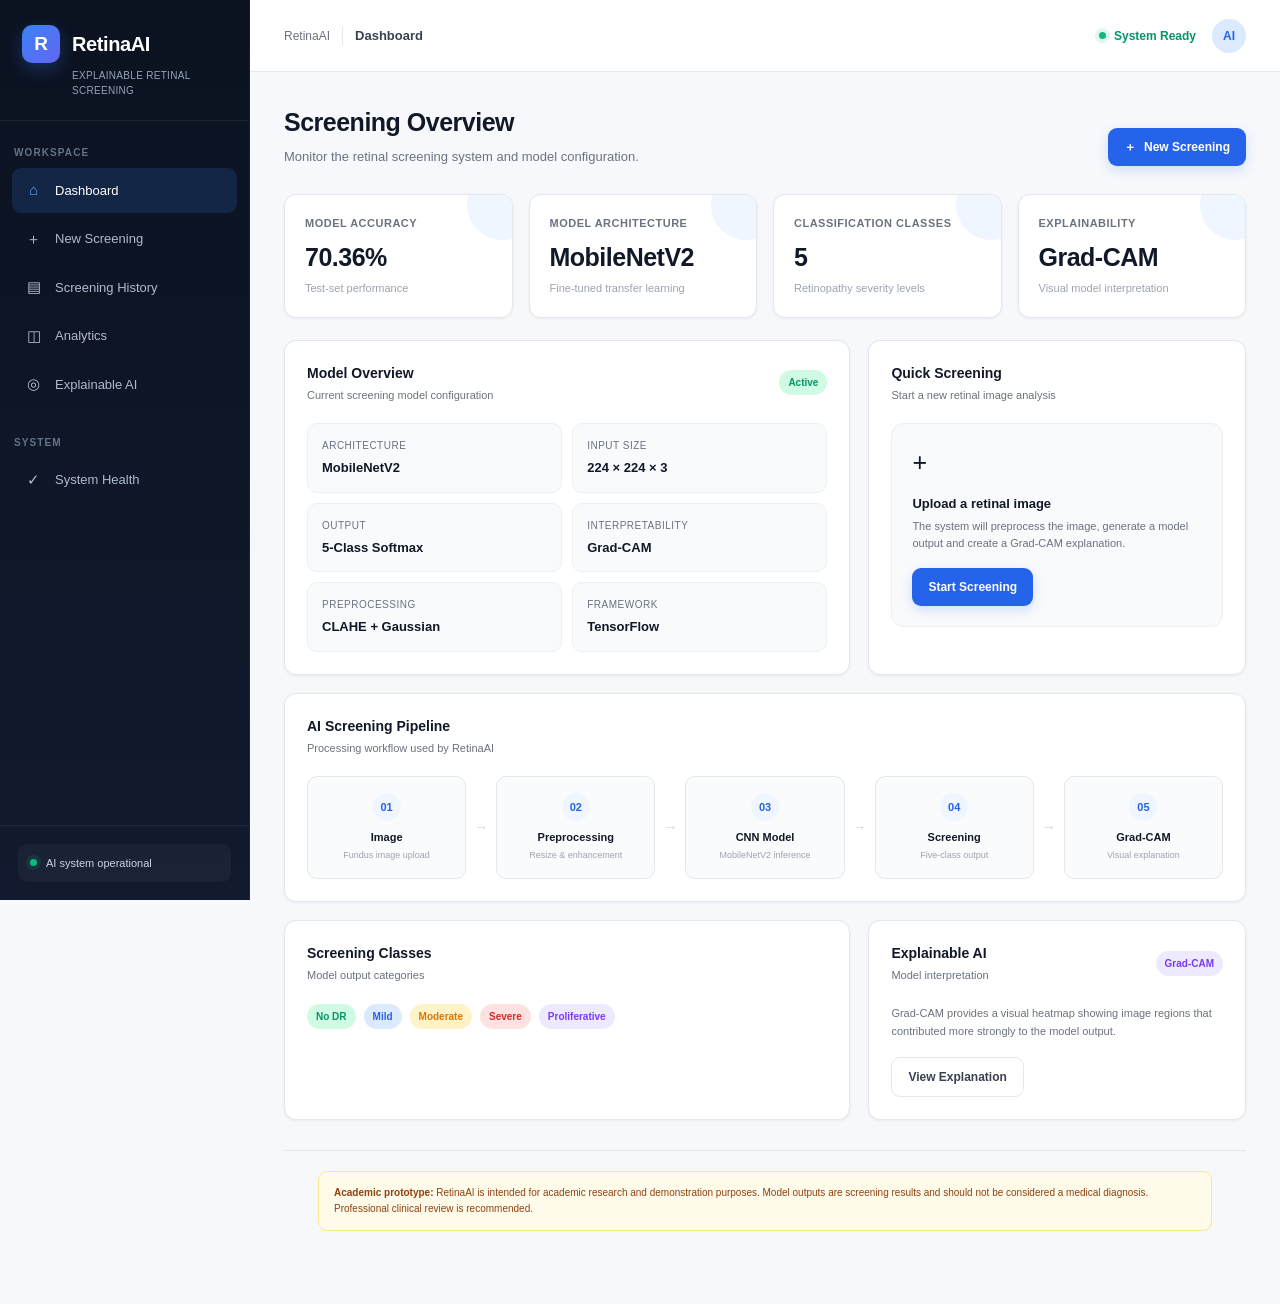
<file: templates/pages/dashboard.html>
<!DOCTYPE html>
<html lang="en">

<head>
    <meta charset="UTF-8">
    <meta name="viewport" content="width=device-width, initial-scale=1.0">

    <title>Dashboard · RetinaAI</title>

    <link rel="stylesheet" href="/static/css/style.css">
</head>

<body>

<div class="app">

    <!-- =====================================================
         SIDEBAR
         ===================================================== -->

    <aside class="app-sidebar">

        <div class="brand">

            <div class="brand-row">

                <div class="brand-mark">
                    R
                </div>

                <div class="brand-name">
                    RetinaAI
                </div>

            </div>

            <div class="brand-subtitle">
                EXPLAINABLE RETINAL SCREENING
            </div>

        </div>


        <div class="sidebar-section">
            Workspace
        </div>


        <nav class="sidebar-nav">

            <a href="/dashboard"
               class="sidebar-link active">

                <span class="sidebar-icon">⌂</span>
                <span>Dashboard</span>

            </a>


            <a href="/screening"
               class="sidebar-link">

                <span class="sidebar-icon">＋</span>
                <span>New Screening</span>

            </a>


            <a href="/history"
               class="sidebar-link">

                <span class="sidebar-icon">▤</span>
                <span>Screening History</span>

            </a>


            <a href="/analytics"
               class="sidebar-link">

                <span class="sidebar-icon">◫</span>
                <span>Analytics</span>

            </a>


            <a href="/explainable-ai"
               class="sidebar-link">

                <span class="sidebar-icon">◎</span>
                <span>Explainable AI</span>

            </a>

        </nav>


        <div class="sidebar-section">
            System
        </div>


        <div class="sidebar-nav">

            <a href="/health"
               class="sidebar-link">

                <span class="sidebar-icon">✓</span>
                <span>System Health</span>

            </a>

        </div>


        <div class="sidebar-footer">

            <div class="system-status">

                <span class="status-dot"></span>

                <span>
                    AI system operational
                </span>

            </div>

        </div>

    </aside>


    <!-- =====================================================
         MAIN
         ===================================================== -->

    <main class="app-main">


        <!-- TOP HEADER -->

        <header class="top-header">

            <div class="header-left">

                <span class="header-label">
                    RetinaAI
                </span>

                <span class="header-divider"></span>

                <span class="header-page">
                    Dashboard
                </span>

            </div>


            <div class="header-right">

                <div class="header-status">

                    <span class="status-dot"></span>

                    System Ready

                </div>


                <div class="user-avatar">
                    AI
                </div>

            </div>

        </header>


        <!-- CONTENT -->

        <section class="content">


            <!-- PAGE HEADING -->

            <div class="page-heading">

                <div>

                    <h1>
                        Screening Overview
                    </h1>

                    <p>
                        Monitor the retinal screening system and model configuration.
                    </p>

                </div>


                <div class="heading-actions">

                    <a href="/screening"
                       class="btn btn-primary">

                        <span>＋</span>

                        New Screening

                    </a>

                </div>

            </div>


            <!-- =================================================
                 STATISTICS
                 ================================================= -->

            <div class="stat-grid">


                <div class="stat-card">

                    <div class="stat-label">
                        Model Accuracy
                    </div>

                    <div class="stat-value">
                        70.36%
                    </div>

                    <div class="stat-description">
                        Test-set performance
                    </div>

                </div>


                <div class="stat-card">

                    <div class="stat-label">
                        Model Architecture
                    </div>

                    <div class="stat-value">
                        MobileNetV2
                    </div>

                    <div class="stat-description">
                        Fine-tuned transfer learning
                    </div>

                </div>


                <div class="stat-card">

                    <div class="stat-label">
                        Classification Classes
                    </div>

                    <div class="stat-value">
                        5
                    </div>

                    <div class="stat-description">
                        Retinopathy severity levels
                    </div>

                </div>


                <div class="stat-card">

                    <div class="stat-label">
                        Explainability
                    </div>

                    <div class="stat-value">
                        Grad-CAM
                    </div>

                    <div class="stat-description">
                        Visual model interpretation
                    </div>

                </div>

            </div>


            <!-- =================================================
                 DASHBOARD GRID
                 ================================================= -->

            <div class="dashboard-grid">


                <!-- MODEL OVERVIEW -->

                <div class="card">

                    <div class="card-header">

                        <div>

                            <div class="card-title">
                                Model Overview
                            </div>

                            <div class="card-subtitle">
                                Current screening model configuration
                            </div>

                        </div>

                        <span class="badge badge-green">
                            Active
                        </span>

                    </div>


                    <div class="model-overview">


                        <div class="model-item">

                            <div class="model-item-label">
                                Architecture
                            </div>

                            <div class="model-item-value">
                                MobileNetV2
                            </div>

                        </div>


                        <div class="model-item">

                            <div class="model-item-label">
                                Input Size
                            </div>

                            <div class="model-item-value">
                                224 × 224 × 3
                            </div>

                        </div>


                        <div class="model-item">

                            <div class="model-item-label">
                                Output
                            </div>

                            <div class="model-item-value">
                                5-Class Softmax
                            </div>

                        </div>


                        <div class="model-item">

                            <div class="model-item-label">
                                Interpretability
                            </div>

                            <div class="model-item-value">
                                Grad-CAM
                            </div>

                        </div>


                        <div class="model-item">

                            <div class="model-item-label">
                                Preprocessing
                            </div>

                            <div class="model-item-value">
                                CLAHE + Gaussian
                            </div>

                        </div>


                        <div class="model-item">

                            <div class="model-item-label">
                                Framework
                            </div>

                            <div class="model-item-value">
                                TensorFlow
                            </div>

                        </div>

                    </div>

                </div>


                <!-- QUICK ACTION -->

                <div class="card">

                    <div class="card-header">

                        <div>

                            <div class="card-title">
                                Quick Screening
                            </div>

                            <div class="card-subtitle">
                                Start a new retinal image analysis
                            </div>

                        </div>

                    </div>


                    <div style="
                        padding: 20px;
                        background: #f8fafc;
                        border-radius: 12px;
                        border: 1px solid #edf0f4;
                    ">

                        <div style="
                            font-size: 25px;
                            margin-bottom: 12px;
                        ">
                            +
                        </div>

                        <div style="
                            font-size: 13px;
                            font-weight: 700;
                            margin-bottom: 5px;
                        ">
                            Upload a retinal image
                        </div>

                        <div style="
                            font-size: 11px;
                            color: #6b7280;
                            margin-bottom: 17px;
                        ">
                            The system will preprocess the image,
                            generate a model output and create a Grad-CAM explanation.
                        </div>

                        <a href="/screening"
                           class="btn btn-primary">

                            Start Screening

                        </a>

                    </div>

                </div>


                <!-- SCREENING PIPELINE -->

                <div class="card full-width">

                    <div class="card-header">

                        <div>

                            <div class="card-title">
                                AI Screening Pipeline
                            </div>

                            <div class="card-subtitle">
                                Processing workflow used by RetinaAI
                            </div>

                        </div>

                    </div>


                    <div class="pipeline">


                        <div class="pipeline-step">

                            <div class="pipeline-number">
                                01
                            </div>

                            <div class="pipeline-title">
                                Image
                            </div>

                            <div class="pipeline-description">
                                Fundus image upload
                            </div>

                        </div>


                        <div class="pipeline-arrow">
                            →
                        </div>


                        <div class="pipeline-step">

                            <div class="pipeline-number">
                                02
                            </div>

                            <div class="pipeline-title">
                                Preprocessing
                            </div>

                            <div class="pipeline-description">
                                Resize & enhancement
                            </div>

                        </div>


                        <div class="pipeline-arrow">
                            →
                        </div>


                        <div class="pipeline-step">

                            <div class="pipeline-number">
                                03
                            </div>

                            <div class="pipeline-title">
                                CNN Model
                            </div>

                            <div class="pipeline-description">
                                MobileNetV2 inference
                            </div>

                        </div>


                        <div class="pipeline-arrow">
                            →
                        </div>


                        <div class="pipeline-step">

                            <div class="pipeline-number">
                                04
                            </div>

                            <div class="pipeline-title">
                                Screening
                            </div>

                            <div class="pipeline-description">
                                Five-class output
                            </div>

                        </div>


                        <div class="pipeline-arrow">
                            →
                        </div>


                        <div class="pipeline-step">

                            <div class="pipeline-number">
                                05
                            </div>

                            <div class="pipeline-title">
                                Grad-CAM
                            </div>

                            <div class="pipeline-description">
                                Visual explanation
                            </div>

                        </div>

                    </div>

                </div>


                <!-- CLASSIFICATION -->

                <div class="card">

                    <div class="card-header">

                        <div>

                            <div class="card-title">
                                Screening Classes
                            </div>

                            <div class="card-subtitle">
                                Model output categories
                            </div>

                        </div>

                    </div>


                    <div style="
                        display: flex;
                        flex-wrap: wrap;
                        gap: 8px;
                    ">

                        <span class="badge badge-green">
                            No DR
                        </span>

                        <span class="badge badge-blue">
                            Mild
                        </span>

                        <span class="badge badge-amber">
                            Moderate
                        </span>

                        <span class="badge badge-red">
                            Severe
                        </span>

                        <span class="badge badge-purple">
                            Proliferative
                        </span>

                    </div>

                </div>


                <!-- EXPLAINABILITY -->

                <div class="card">

                    <div class="card-header">

                        <div>

                            <div class="card-title">
                                Explainable AI
                            </div>

                            <div class="card-subtitle">
                                Model interpretation
                            </div>

                        </div>

                        <span class="badge badge-purple">
                            Grad-CAM
                        </span>

                    </div>


                    <p style="
                        color: #6b7280;
                        font-size: 11px;
                        line-height: 1.7;
                        margin-bottom: 16px;
                    ">
                        Grad-CAM provides a visual heatmap showing
                        image regions that contributed more strongly
                        to the model output.
                    </p>


                    <a href="/explainable-ai"
                       class="btn btn-secondary">

                        View Explanation

                    </a>

                </div>

            </div>


            <!-- DISCLAIMER -->

            <div class="app-footer">

                <div class="disclaimer">

                    <strong>Academic prototype:</strong>
                    RetinaAI is intended for academic research and
                    demonstration purposes. Model outputs are screening
                    results and should not be considered a medical diagnosis.
                    Professional clinical review is recommended.

                </div>

            </div>

        </section>

    </main>

</div>

</body>
</html>
</file>
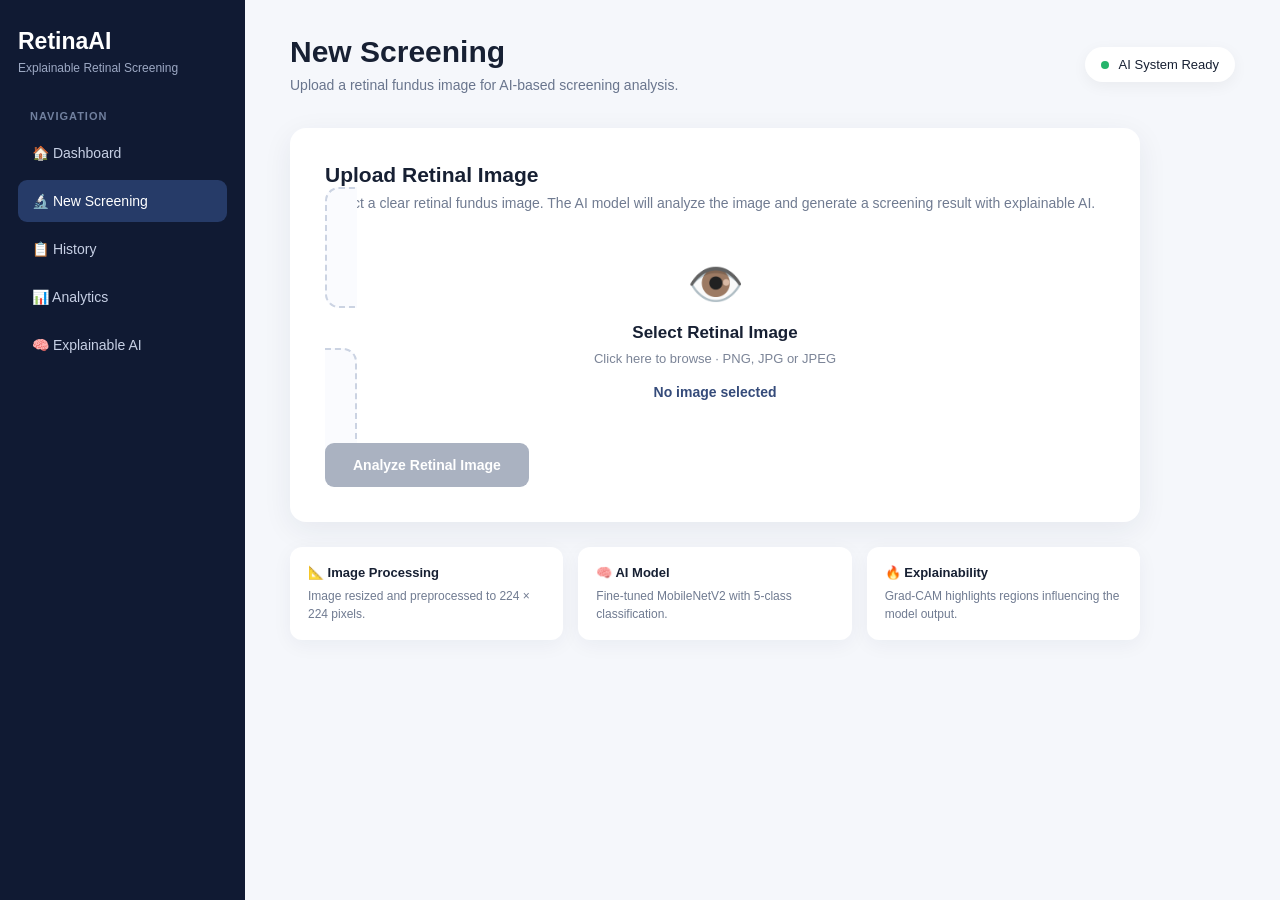
<file: templates/pages/screening.html>
<!DOCTYPE html>
<html lang="en">
<head>
    <meta charset="UTF-8">
    <meta name="viewport" content="width=device-width, initial-scale=1.0">

    <title>New Screening · RetinaAI</title>

    <style>
        * {
            box-sizing: border-box;
        }

        body {
            margin: 0;
            font-family: Arial, Helvetica, sans-serif;
            background: #f5f7fb;
            color: #172033;
        }

        .layout {
            display: flex;
            min-height: 100vh;
        }

        /* SIDEBAR */

        .sidebar {
            width: 245px;
            background: #101a33;
            color: white;
            padding: 28px 18px;
            position: fixed;
            left: 0;
            top: 0;
            bottom: 0;
        }

        .logo {
            font-size: 23px;
            font-weight: bold;
            margin-bottom: 6px;
        }

        .subtitle {
            color: #9da9c4;
            font-size: 12px;
            margin-bottom: 35px;
        }

        .nav-title {
            color: #71809f;
            font-size: 11px;
            font-weight: bold;
            margin: 0 0 10px 12px;
            text-transform: uppercase;
            letter-spacing: 1px;
        }

        .nav a {
            display: block;
            text-decoration: none;
            color: #c7d0e5;
            padding: 13px 14px;
            margin-bottom: 6px;
            border-radius: 9px;
            font-size: 14px;
        }

        .nav a:hover {
            background: #1b294b;
            color: white;
        }

        .nav a.active {
            background: #263b68;
            color: white;
        }

        /* MAIN */

        .main {
            margin-left: 245px;
            width: calc(100% - 245px);
            padding: 35px 45px;
        }

        .topbar {
            display: flex;
            justify-content: space-between;
            align-items: center;
            margin-bottom: 35px;
        }

        .page-title {
            font-size: 30px;
            font-weight: bold;
            margin: 0;
        }

        .page-description {
            margin-top: 8px;
            color: #69758d;
            font-size: 14px;
        }

        .status {
            background: white;
            padding: 10px 16px;
            border-radius: 20px;
            font-size: 13px;
            box-shadow: 0 4px 15px rgba(0,0,0,0.05);
        }

        .status-dot {
            display: inline-block;
            width: 8px;
            height: 8px;
            background: #25b46b;
            border-radius: 50%;
            margin-right: 7px;
        }

        /* CARD */

        .card {
            background: white;
            border-radius: 16px;
            padding: 35px;
            box-shadow: 0 8px 30px rgba(25, 40, 70, 0.07);
            max-width: 850px;
        }

        .card h2 {
            margin-top: 0;
            margin-bottom: 8px;
            font-size: 21px;
        }

        .card-description {
            color: #707b91;
            font-size: 14px;
            margin-bottom: 28px;
        }

        /* UPLOAD */

        .upload-area {
            border: 2px dashed #cbd3e2;
            border-radius: 14px;
            padding: 50px 30px;
            text-align: center;
            background: #fafbfe;
            cursor: pointer;
            transition: 0.2s;
        }

        .upload-area:hover {
            border-color: #526da8;
            background: #f6f8fd;
        }

        .upload-icon {
            font-size: 46px;
            margin-bottom: 12px;
        }

        .upload-title {
            font-size: 17px;
            font-weight: bold;
            margin-bottom: 8px;
        }

        .upload-text {
            color: #7b8497;
            font-size: 13px;
        }

        input[type="file"] {
            display: none;
        }

        .file-name {
            margin-top: 18px;
            color: #354b7a;
            font-size: 14px;
            font-weight: bold;
        }

        /* BUTTON */

        .button-area {
            margin-top: 25px;
        }

        .analyze-btn {
            border: none;
            background: #17264a;
            color: white;
            padding: 14px 28px;
            border-radius: 9px;
            font-size: 14px;
            font-weight: bold;
            cursor: pointer;
        }

        .analyze-btn:hover {
            background: #263b68;
        }

        .analyze-btn:disabled {
            background: #aab2c1;
            cursor: not-allowed;
        }

        /* INFO */

        .info-grid {
            display: grid;
            grid-template-columns: repeat(3, 1fr);
            gap: 15px;
            margin-top: 25px;
            max-width: 850px;
        }

        .info-box {
            background: white;
            border-radius: 12px;
            padding: 18px;
            box-shadow: 0 5px 20px rgba(25,40,70,0.05);
        }

        .info-box strong {
            display: block;
            font-size: 13px;
            margin-bottom: 6px;
        }

        .info-box span {
            color: #707b91;
            font-size: 12px;
        }

        @media (max-width: 800px) {

            .sidebar {
                width: 190px;
            }

            .main {
                margin-left: 190px;
                width: calc(100% - 190px);
                padding: 25px;
            }

            .info-grid {
                grid-template-columns: 1fr;
            }
        }
    </style>
</head>

<body>

<div class="layout">

    <!-- SIDEBAR -->

    <aside class="sidebar">

        <div class="logo">RetinaAI</div>

        <div class="subtitle">
            Explainable Retinal Screening
        </div>

        <div class="nav-title">Navigation</div>

        <nav class="nav">

            <a href="/dashboard">
                🏠 Dashboard
            </a>

            <a href="/screening" class="active">
                🔬 New Screening
            </a>

            <a href="/history">
                📋 History
            </a>

            <a href="/analytics">
                📊 Analytics
            </a>

            <a href="/explainable-ai">
                🧠 Explainable AI
            </a>

        </nav>

    </aside>


    <!-- MAIN -->

    <main class="main">

        <div class="topbar">

            <div>
                <h1 class="page-title">
                    New Screening
                </h1>

                <div class="page-description">
                    Upload a retinal fundus image for AI-based screening analysis.
                </div>
            </div>

            <div class="status">
                <span class="status-dot"></span>
                AI System Ready
            </div>

        </div>


        <!-- UPLOAD CARD -->

        <div class="card">

            <h2>
                Upload Retinal Image
            </h2>

            <div class="card-description">
                Select a clear retinal fundus image. The AI model will analyze
                the image and generate a screening result with explainable AI.
            </div>


            <form action="/predict" method="post" enctype="multipart/form-data">

                <label class="upload-area" for="file">

                    <div class="upload-icon">
                        👁️
                    </div>

                    <div class="upload-title">
                        Select Retinal Image
                    </div>

                    <div class="upload-text">
                        Click here to browse · PNG, JPG or JPEG
                    </div>

                    <input
                        type="file"
                        id="file"
                        name="file"
                        accept=".png,.jpg,.jpeg"
                        required
                        onchange="showFileName(this)"
                    >

                    <div class="file-name" id="fileName">
                        No image selected
                    </div>

                </label>


                <div class="button-area">

                    <button
                        type="submit"
                        class="analyze-btn"
                        id="analyzeButton"
                        disabled
                    >
                        Analyze Retinal Image
                    </button>

                </div>

            </form>

        </div>


        <!-- INFORMATION -->

        <div class="info-grid">

            <div class="info-box">
                <strong>📐 Image Processing</strong>
                <span>
                    Image resized and preprocessed to 224 × 224 pixels.
                </span>
            </div>

            <div class="info-box">
                <strong>🧠 AI Model</strong>
                <span>
                    Fine-tuned MobileNetV2 with 5-class classification.
                </span>
            </div>

            <div class="info-box">
                <strong>🔥 Explainability</strong>
                <span>
                    Grad-CAM highlights regions influencing the model output.
                </span>
            </div>

        </div>

    </main>

</div>


<script>

function showFileName(input) {

    const fileName = document.getElementById("fileName");
    const button = document.getElementById("analyzeButton");

    if (input.files && input.files.length > 0) {

        fileName.textContent =
            "Selected: " + input.files[0].name;

        button.disabled = false;

    } else {

        fileName.textContent =
            "No image selected";

        button.disabled = true;
    }
}

</script>

</body>
</html>
</file>
<file: static/css/style.css>
/* ============================================================
   RETINAAI — PROFESSIONAL MEDICAL AI DESIGN SYSTEM
   ============================================================ */

:root {
    --navy-950: #0b1220;
    --navy-900: #111a2e;
    --navy-800: #18243b;
    --navy-700: #223452;

    --blue-600: #2563eb;
    --blue-500: #3b82f6;
    --blue-100: #dbeafe;
    --blue-50: #eff6ff;

    --green-600: #059669;
    --green-100: #d1fae5;
    --green-50: #ecfdf5;

    --amber-600: #d97706;
    --amber-100: #fef3c7;

    --red-600: #dc2626;
    --red-100: #fee2e2;

    --purple-600: #7c3aed;
    --purple-100: #ede9fe;

    --text-900: #111827;
    --text-700: #374151;
    --text-600: #4b5563;
    --text-500: #6b7280;
    --text-400: #9ca3af;

    --border: #e5e7eb;
    --background: #f6f8fb;
    --white: #ffffff;

    --sidebar-width: 250px;

    --radius-sm: 8px;
    --radius-md: 12px;
    --radius-lg: 16px;
    --radius-xl: 20px;

    --shadow-sm: 0 1px 3px rgba(15, 23, 42, 0.06);
    --shadow-md: 0 8px 25px rgba(15, 23, 42, 0.07);
}


/* ============================================================
   RESET
   ============================================================ */

* {
    margin: 0;
    padding: 0;
    box-sizing: border-box;
}

html {
    scroll-behavior: smooth;
}

body {
    font-family:
        Inter,
        -apple-system,
        BlinkMacSystemFont,
        "Segoe UI",
        Roboto,
        Arial,
        sans-serif;

    background: var(--background);
    color: var(--text-900);
    line-height: 1.5;
}

a {
    color: inherit;
    text-decoration: none;
}

button,
input,
select,
textarea {
    font: inherit;
}


/* ============================================================
   APPLICATION LAYOUT
   ============================================================ */

.app {
    min-height: 100vh;
}

.app-sidebar {
    position: fixed;

    left: 0;
    top: 0;
    bottom: 0;

    width: var(--sidebar-width);

    background:
        linear-gradient(
            180deg,
            var(--navy-950) 0%,
            var(--navy-900) 100%
        );

    color: white;

    display: flex;
    flex-direction: column;

    z-index: 100;

    border-right: 1px solid rgba(255, 255, 255, 0.06);
}


/* ============================================================
   BRAND
   ============================================================ */

.brand {
    padding: 25px 22px 22px;

    border-bottom:
        1px solid rgba(255, 255, 255, 0.07);
}

.brand-row {
    display: flex;
    align-items: center;
    gap: 12px;
}

.brand-mark {
    width: 38px;
    height: 38px;

    border-radius: 10px;

    background:
        linear-gradient(
            135deg,
            #3b82f6,
            #6366f1
        );

    display: flex;
    align-items: center;
    justify-content: center;

    font-size: 19px;
    font-weight: 700;

    box-shadow:
        0 6px 18px rgba(59, 130, 246, 0.28);
}

.brand-name {
    font-size: 20px;
    font-weight: 700;
    letter-spacing: -0.4px;
}

.brand-subtitle {
    margin-top: 5px;
    margin-left: 50px;

    color: #94a3b8;

    font-size: 10px;
    font-weight: 500;

    letter-spacing: 0.3px;
}


/* ============================================================
   SIDEBAR NAVIGATION
   ============================================================ */

.sidebar-section {
    padding: 24px 14px 8px;

    color: #64748b;

    font-size: 10px;
    font-weight: 700;

    text-transform: uppercase;
    letter-spacing: 1.1px;
}

.sidebar-nav {
    padding: 0 12px;
}

.sidebar-link {
    display: flex;
    align-items: center;

    gap: 12px;

    padding: 11px 12px;

    margin-bottom: 4px;

    border-radius: 9px;

    color: #aebbd0;

    font-size: 13px;
    font-weight: 500;

    transition:
        background 0.18s ease,
        color 0.18s ease;
}

.sidebar-link:hover {
    background: rgba(255, 255, 255, 0.06);
    color: white;
}

.sidebar-link.active {
    background: rgba(59, 130, 246, 0.16);
    color: white;
}

.sidebar-icon {
    width: 19px;

    text-align: center;

    font-size: 15px;
}

.sidebar-link.active .sidebar-icon {
    color: #60a5fa;
}


/* ============================================================
   SIDEBAR FOOTER
   ============================================================ */

.sidebar-footer {
    margin-top: auto;

    padding: 18px;

    border-top:
        1px solid rgba(255, 255, 255, 0.07);
}

.system-status {
    display: flex;
    align-items: center;

    gap: 9px;

    padding: 11px 12px;

    border-radius: 9px;

    background:
        rgba(255, 255, 255, 0.04);

    color: #cbd5e1;

    font-size: 11px;
}

.status-dot {
    width: 7px;
    height: 7px;

    border-radius: 50%;

    background: #10b981;

    box-shadow:
        0 0 0 4px rgba(16, 185, 129, 0.12);
}


/* ============================================================
   MAIN AREA
   ============================================================ */

.app-main {
    margin-left: var(--sidebar-width);

    min-height: 100vh;
}


/* ============================================================
   TOP HEADER
   ============================================================ */

.top-header {
    height: 72px;

    background: var(--white);

    border-bottom:
        1px solid var(--border);

    display: flex;
    align-items: center;
    justify-content: space-between;

    padding: 0 34px;

    position: sticky;
    top: 0;

    z-index: 50;
}

.header-left {
    display: flex;
    align-items: center;
    gap: 12px;
}

.header-label {
    font-size: 12px;
    color: var(--text-500);
}

.header-divider {
    width: 1px;
    height: 18px;

    background: var(--border);
}

.header-page {
    font-size: 13px;
    font-weight: 600;
    color: var(--text-700);
}

.header-right {
    display: flex;
    align-items: center;
    gap: 16px;
}

.header-status {
    display: flex;
    align-items: center;
    gap: 8px;

    color: var(--green-600);

    font-size: 12px;
    font-weight: 600;
}

.user-avatar {
    width: 34px;
    height: 34px;

    border-radius: 50%;

    background: var(--blue-100);

    color: var(--blue-600);

    display: flex;
    align-items: center;
    justify-content: center;

    font-size: 12px;
    font-weight: 700;
}


/* ============================================================
   CONTENT
   ============================================================ */

.content {
    padding: 32px 34px 45px;

    max-width: 1500px;
}

.page-heading {
    display: flex;
    align-items: flex-end;
    justify-content: space-between;

    margin-bottom: 28px;
}

.page-heading h1 {
    font-size: 25px;
    font-weight: 700;

    letter-spacing: -0.5px;
}

.page-heading p {
    margin-top: 5px;

    color: var(--text-500);

    font-size: 13px;
}

.heading-actions {
    display: flex;
    gap: 10px;
}


/* ============================================================
   BUTTONS
   ============================================================ */

.btn {
    display: inline-flex;

    align-items: center;
    justify-content: center;

    gap: 8px;

    border: none;

    border-radius: 9px;

    padding: 10px 16px;

    font-size: 12px;
    font-weight: 600;

    cursor: pointer;

    transition: all 0.18s ease;
}

.btn-primary {
    background: var(--blue-600);
    color: white;

    box-shadow:
        0 4px 12px rgba(37, 99, 235, 0.18);
}

.btn-primary:hover {
    background: #1d4ed8;
    transform: translateY(-1px);
}

.btn-secondary {
    background: white;

    color: var(--text-700);

    border: 1px solid var(--border);
}

.btn-secondary:hover {
    background: #f9fafb;
}


/* ============================================================
   STAT CARDS
   ============================================================ */

.stat-grid {
    display: grid;

    grid-template-columns:
        repeat(4, minmax(0, 1fr));

    gap: 16px;

    margin-bottom: 22px;
}

.stat-card {
    background: white;

    border: 1px solid var(--border);

    border-radius: var(--radius-md);

    padding: 20px;

    box-shadow: var(--shadow-sm);

    position: relative;
    overflow: hidden;
}

.stat-card::after {
    content: "";

    position: absolute;

    width: 70px;
    height: 70px;

    right: -25px;
    top: -25px;

    border-radius: 50%;

    background: var(--blue-50);
}

.stat-label {
    color: var(--text-500);

    font-size: 11px;
    font-weight: 600;

    text-transform: uppercase;

    letter-spacing: 0.5px;
}

.stat-value {
    margin-top: 7px;

    font-size: 25px;
    font-weight: 700;

    letter-spacing: -0.5px;
}

.stat-description {
    margin-top: 4px;

    color: var(--text-400);

    font-size: 11px;
}


/* ============================================================
   CARDS
   ============================================================ */

.card {
    background: white;

    border:
        1px solid var(--border);

    border-radius:
        var(--radius-md);

    box-shadow:
        var(--shadow-sm);

    padding: 22px;
}

.card-header {
    display: flex;
    align-items: center;
    justify-content: space-between;

    margin-bottom: 20px;
}

.card-title {
    font-size: 14px;
    font-weight: 700;
}

.card-subtitle {
    margin-top: 3px;

    color: var(--text-500);

    font-size: 11px;
}


/* ============================================================
   DASHBOARD GRID
   ============================================================ */

.dashboard-grid {
    display: grid;

    grid-template-columns:
        minmax(0, 1.5fr)
        minmax(300px, 1fr);

    gap: 18px;
}

.full-width {
    grid-column: 1 / -1;
}


/* ============================================================
   MODEL OVERVIEW
   ============================================================ */

.model-overview {
    display: grid;

    grid-template-columns:
        repeat(2, 1fr);

    gap: 10px;
}

.model-item {
    padding: 14px;

    border-radius: 10px;

    background: #f8fafc;

    border: 1px solid #edf0f4;
}

.model-item-label {
    color: var(--text-500);

    font-size: 10px;

    text-transform: uppercase;

    letter-spacing: 0.5px;
}

.model-item-value {
    margin-top: 5px;

    color: var(--text-900);

    font-size: 13px;
    font-weight: 700;
}


/* ============================================================
   PIPELINE
   ============================================================ */

.pipeline {
    display: flex;
    align-items: center;

    gap: 8px;
}

.pipeline-step {
    flex: 1;

    padding: 16px 10px;

    text-align: center;

    border:
        1px solid var(--border);

    border-radius: 10px;

    background: #fafbfc;
}

.pipeline-number {
    width: 28px;
    height: 28px;

    margin: 0 auto 8px;

    border-radius: 50%;

    background: var(--blue-50);

    color: var(--blue-600);

    display: flex;
    align-items: center;
    justify-content: center;

    font-size: 11px;
    font-weight: 700;
}

.pipeline-title {
    font-size: 11px;
    font-weight: 700;
}

.pipeline-description {
    margin-top: 3px;

    color: var(--text-400);

    font-size: 9px;
}

.pipeline-arrow {
    color: #cbd5e1;

    font-size: 14px;
}


/* ============================================================
   UPLOAD AREA
   ============================================================ */

.upload-container {
    max-width: 850px;
}

.upload-zone {
    border:
        1.5px dashed #cbd5e1;

    border-radius:
        var(--radius-lg);

    padding: 52px 30px;

    text-align: center;

    background:
        #fbfcfe;

    cursor: pointer;

    transition:
        border 0.2s ease,
        background 0.2s ease;
}

.upload-zone:hover {
    border-color: var(--blue-500);

    background: var(--blue-50);
}

.upload-symbol {
    width: 52px;
    height: 52px;

    margin: 0 auto 16px;

    border-radius: 14px;

    background: var(--blue-50);

    color: var(--blue-600);

    display: flex;
    align-items: center;
    justify-content: center;

    font-size: 23px;
}

.upload-zone h3 {
    font-size: 15px;
    font-weight: 700;
}

.upload-zone p {
    margin-top: 6px;

    color: var(--text-500);

    font-size: 11px;
}

.upload-zone small {
    display: block;

    margin-top: 12px;

    color: var(--text-400);

    font-size: 10px;
}

input[type="file"] {
    display: none;
}


/* ============================================================
   BADGES
   ============================================================ */

.badge {
    display: inline-flex;

    align-items: center;

    padding: 5px 9px;

    border-radius: 20px;

    font-size: 10px;
    font-weight: 700;
}

.badge-green {
    background: var(--green-100);
    color: var(--green-600);
}

.badge-blue {
    background: var(--blue-100);
    color: var(--blue-600);
}

.badge-amber {
    background: var(--amber-100);
    color: var(--amber-600);
}

.badge-red {
    background: var(--red-100);
    color: var(--red-600);
}

.badge-purple {
    background: var(--purple-100);
    color: var(--purple-600);
}


/* ============================================================
   RESULT / IMAGE AREA
   ============================================================ */

.image-card {
    overflow: hidden;

    border:
        1px solid var(--border);

    border-radius: var(--radius-md);

    background: #0f172a;
}

.image-card img {
    display: block;

    width: 100%;
    height: auto;
}


/* ============================================================
   PROGRESS / PROBABILITIES
   ============================================================ */

.probability-row {
    margin-bottom: 15px;
}

.probability-header {
    display: flex;
    justify-content: space-between;

    margin-bottom: 6px;

    font-size: 11px;
}

.probability-name {
    font-weight: 600;
}

.probability-value {
    color: var(--text-500);
}

.progress {
    height: 7px;

    background: #eef1f5;

    border-radius: 20px;

    overflow: hidden;
}

.progress-bar {
    height: 100%;

    background: var(--blue-500);

    border-radius: 20px;
}


/* ============================================================
   TABLE
   ============================================================ */

.table-wrapper {
    overflow-x: auto;
}

.data-table {
    width: 100%;

    border-collapse: collapse;

    font-size: 11px;
}

.data-table th {
    padding: 12px;

    text-align: left;

    color: var(--text-500);

    font-size: 10px;

    text-transform: uppercase;

    letter-spacing: 0.4px;

    background: #f8fafc;

    border-bottom:
        1px solid var(--border);
}

.data-table td {
    padding: 13px 12px;

    border-bottom:
        1px solid #f0f2f5;

    color: var(--text-700);
}

.data-table tr:hover td {
    background: #fafbfc;
}


/* ============================================================
   EMPTY STATE
   ============================================================ */

.empty-state {
    text-align: center;

    padding: 55px 25px;
}

.empty-icon {
    width: 50px;
    height: 50px;

    margin: 0 auto 15px;

    border-radius: 12px;

    background: #f1f5f9;

    display: flex;
    align-items: center;
    justify-content: center;

    color: var(--text-400);

    font-size: 20px;
}

.empty-state h3 {
    font-size: 14px;
}

.empty-state p {
    margin-top: 5px;

    color: var(--text-500);

    font-size: 11px;
}


/* ============================================================
   FOOTER
   ============================================================ */

.app-footer {
    padding: 20px 34px 28px;

    color: var(--text-400);

    font-size: 10px;

    border-top:
        1px solid var(--border);

    margin-top: 30px;
}

.disclaimer {
    padding: 13px 15px;

    background: #fffbeb;

    border:
        1px solid #fde68a;

    border-radius: 9px;

    color: #92400e;

    font-size: 10px;

    line-height: 1.6;
}


/* ============================================================
   RESPONSIVE
   ============================================================ */

@media (max-width: 1100px) {

    .stat-grid {
        grid-template-columns:
            repeat(2, 1fr);
    }

    .dashboard-grid {
        grid-template-columns: 1fr;
    }
}


@media (max-width: 750px) {

    :root {
        --sidebar-width: 0px;
    }

    .app-sidebar {
        display: none;
    }

    .app-main {
        margin-left: 0;
    }

    .top-header {
        padding: 0 18px;
    }

    .content {
        padding: 24px 18px 35px;
    }

    .page-heading {
        align-items: flex-start;
        flex-direction: column;
        gap: 15px;
    }

    .stat-grid {
        grid-template-columns: 1fr;
    }

    .pipeline {
        flex-direction: column;
    }

    .pipeline-step {
        width: 100%;
    }

    .pipeline-arrow {
        transform: rotate(90deg);
    }

    .model-overview {
        grid-template-columns: 1fr;
    }
}
</file>
